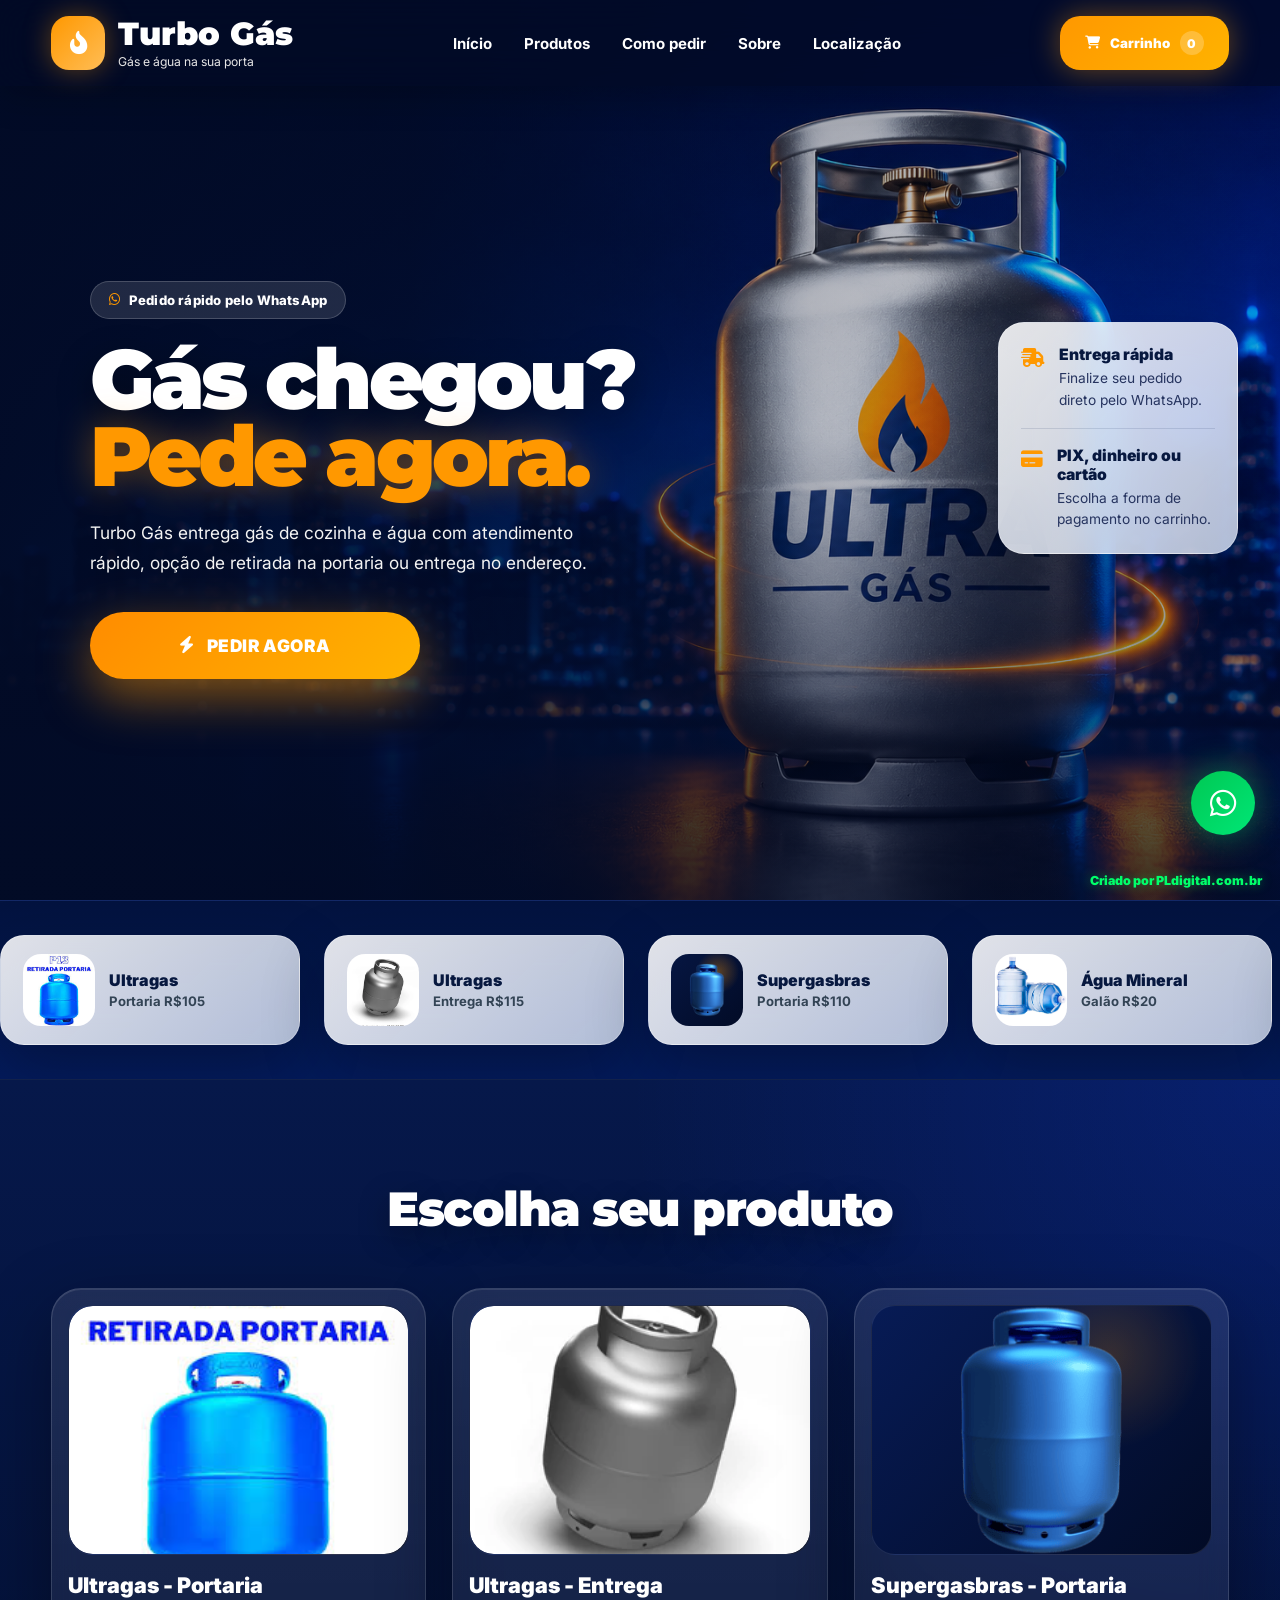
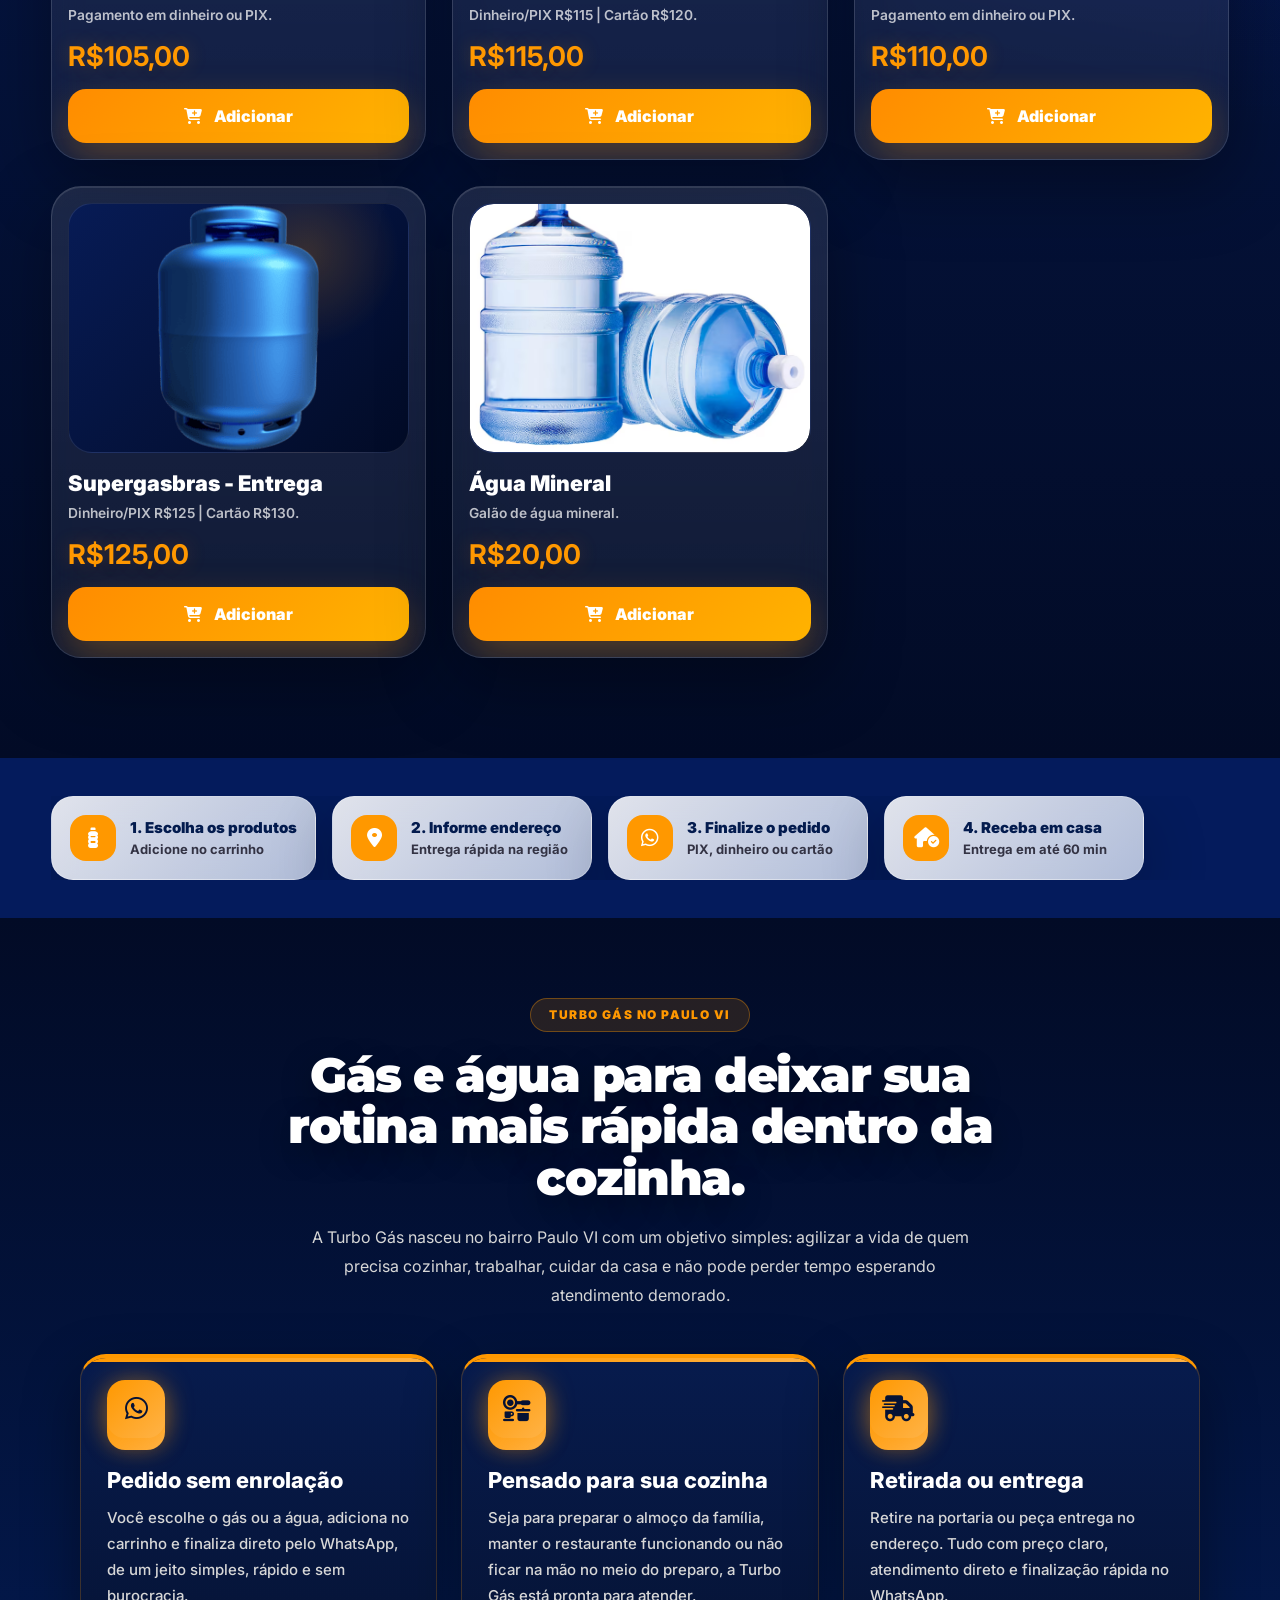
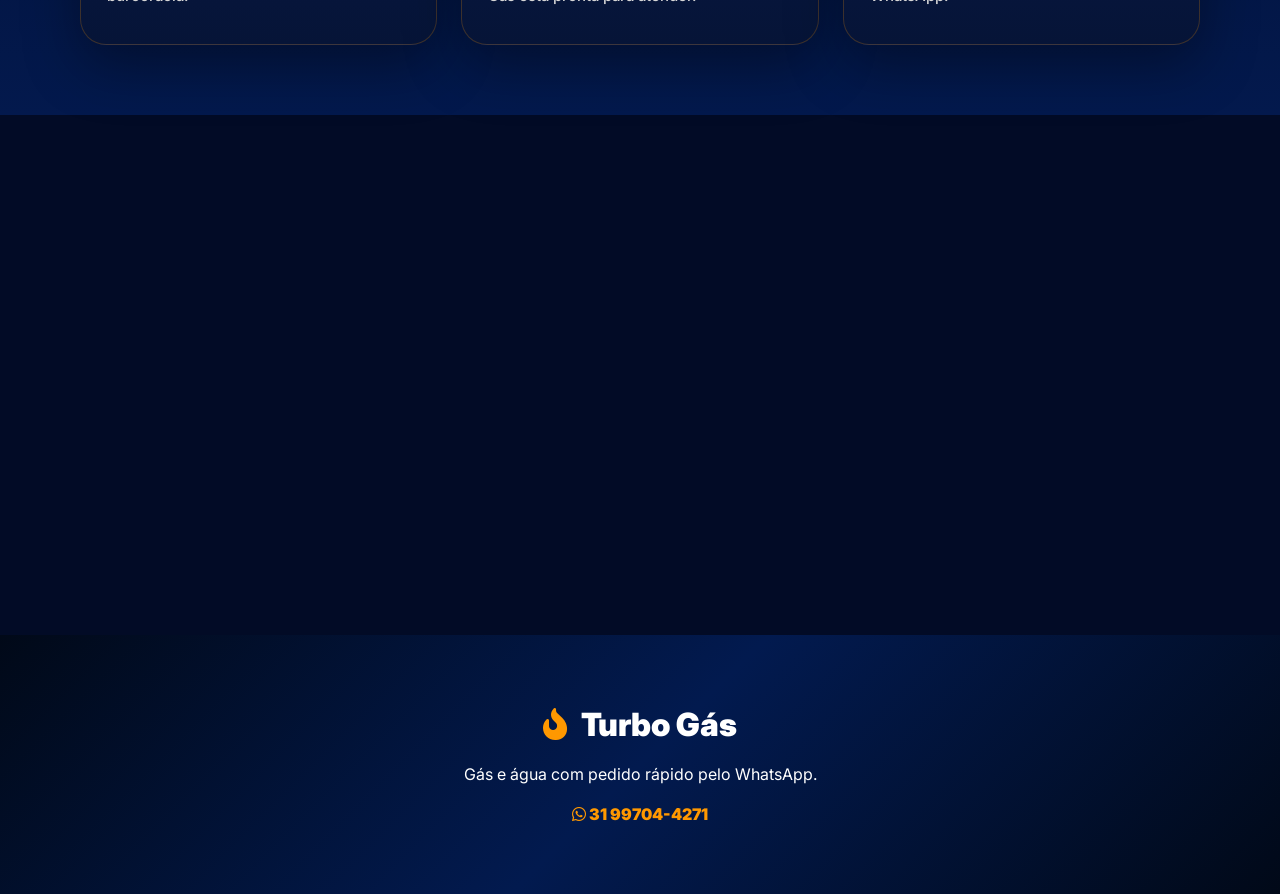
<file: index.html>
<!DOCTYPE html>
<html lang="pt-BR">
<head>
<meta charset="UTF-8">
<meta name="viewport" content="width=device-width, initial-scale=1.0">

<title>Turbo Gás | Entrega Rápida de Gás e Água</title>
<meta name="description" content="Turbo Gás - Peça gás de cozinha e água pelo WhatsApp. Entrega rápida, retirada na portaria, pagamento em PIX, dinheiro ou cartão.">

<link rel="preconnect" href="https://fonts.googleapis.com">
<link rel="preconnect" href="https://fonts.gstatic.com" crossorigin>
<link href="https://fonts.googleapis.com/css2?family=Inter:wght@300;400;500;600;700;800;900&family=Montserrat:wght@700;800;900&display=swap" rel="stylesheet">

<link rel="stylesheet" href="https://cdnjs.cloudflare.com/ajax/libs/font-awesome/6.5.1/css/all.min.css">
<link rel="stylesheet" href="./css/style.css">

<style>
.hero{
  position:relative;
  overflow:hidden;
}

.hero::before{
  display:none !important;
}

.hero-slide{
  position:absolute;
  inset:0;
  background-size:cover;
  background-position:center;
  background-repeat:no-repeat;
  opacity:0;
  transform:scale(1.04);
  transition:opacity 1.2s ease, transform 6s ease;
  z-index:0;
}

.hero-slide.active{
  opacity:1;
  transform:scale(1);
}

.hero::after{
  content:"";
  position:absolute;
  inset:0;
  background:linear-gradient(90deg,rgba(2,11,38,.92) 0%,rgba(2,11,38,.70) 36%,rgba(2,11,38,.25) 70%,rgba(2,11,38,.08) 100%);
  z-index:1;
  pointer-events:none;
}

.hero-grid,
.delivery-card{
  position:relative;
  z-index:2;
}

.toast{
  position:fixed;
  left:50%;
  top:92px;
  transform:translateX(-50%) translateY(-20px);
  background:linear-gradient(135deg,#00c853,#00e676);
  color:#fff;
  padding:14px 22px;
  border-radius:999px;
  font-weight:900;
  z-index:10000;
  opacity:0;
  pointer-events:none;
  box-shadow:0 14px 40px rgba(0,200,83,.35);
  transition:.35s;
}

.toast.show{
  opacity:1;
  transform:translateX(-50%) translateY(0);
}

.hidden{
  display:none !important;
}

/* SOBRE PREMIUM */
.sobre{
  padding:100px 0 80px;
  background:
  radial-gradient(circle at top left, rgba(255,152,0,.12), transparent 34%),
  linear-gradient(180deg,#020b26 0%,#04164a 100%);
}

.sobre-title{
  text-align:center;
  max-width:860px;
  margin:0 auto 45px;
}

.sobre-title span{
  display:inline-block;
  padding:10px 18px;
  border-radius:999px;
  background:rgba(255,152,0,.12);
  border:1px solid rgba(255,152,0,.25);
  color:#ff9800;
  font-size:12px;
  font-weight:900;
  letter-spacing:.16em;
  margin-bottom:18px;
}

.sobre-title h2{
  font-size:clamp(32px,5vw,56px);
  line-height:1.05;
  font-weight:900;
  color:#fff;
  margin-bottom:22px;
}

.sobre-title p{
  font-size:17px;
  line-height:1.9;
  color:#d7d7d7;
  max-width:760px;
  margin:auto;
}

.sobre-grid{
  display:grid;
  grid-template-columns:repeat(3,1fr);
  gap:26px;
  margin-top:20px;
}

.sobre-card{
  position:relative;
  overflow:hidden;
  padding:38px 30px;
  border-radius:30px;
  background:linear-gradient(145deg,rgba(255,255,255,.10),rgba(255,255,255,.04));
  border:1px solid rgba(255,255,255,.10);
  box-shadow:0 25px 60px rgba(0,0,0,.32);
  backdrop-filter:blur(10px);
  transition:.35s;
}

.sobre-card:hover{
  transform:translateY(-8px);
  border-color:rgba(255,152,0,.35);
}

.sobre-card.destaque{
  border-color:rgba(255,152,0,.25);
  box-shadow:0 25px 70px rgba(255,152,0,.14);
}

.sobre-icon{
  width:68px;
  height:68px;
  display:flex;
  align-items:center;
  justify-content:center;
  border-radius:22px;
  margin-bottom:24px;
  background:linear-gradient(135deg,#ff9800,#ffb347);
  color:#04164a;
  font-size:28px;
  box-shadow:0 0 30px rgba(255,152,0,.35);
}

.sobre-card h3{
  font-size:25px;
  font-weight:800;
  color:#fff;
  margin-bottom:16px;
}

.sobre-card p{
  font-size:15px;
  line-height:1.9;
  color:#d7d7d7;
}

@media(max-width:768px){
  .hero-slide{
    background-position:center top;
  }

  .hero::after{
    background:linear-gradient(180deg,rgba(2,11,38,.92) 0%,rgba(2,11,38,.70) 45%,rgba(2,11,38,.28) 100%);
  }

  .hero-content{
    padding-top:90px;
  }

  .sobre{
    padding:70px 0 50px;
  }

  .sobre-grid{
    grid-template-columns:1fr;
  }

  .sobre-title h2{
    font-size:36px;
  }

  .sobre-card{
    padding:32px 24px;
  }
}
</style>
</head>

<body>

<header class="header" id="header">
  <div class="container nav-container">

    <a href="#" class="logo">
      <div class="logo-icon">
        <i class="fa-solid fa-fire-flame-curved"></i>
      </div>
      <div class="logo-text">
        <h2>Turbo Gás</h2>
        <p>Gás e água na sua porta</p>
      </div>
    </a>

    <nav class="navbar" id="navbar">
      <a href="#inicio">Início</a>
      <a href="#produtos">Produtos</a>
      <a href="#como-funciona">Como pedir</a>
      <a href="#sobre">Sobre</a>
      <a href="#localizacao">Localização</a>
    </nav>

    <button class="cart-btn" onclick="openCart()">
      <i class="fa-solid fa-cart-shopping"></i>
      Carrinho
      <span id="cartCount">0</span>
    </button>

    <div class="menu-mobile" onclick="toggleMenu()">
      <i class="fa-solid fa-bars"></i>
    </div>

  </div>
</header>

<main>

<section class="hero" id="inicio">

  <div class="hero-slide active" style="background-image:url('./imagem/hero1.jpg');"></div>
  <div class="hero-slide" style="background-image:url('./imagem/hero2.png');"></div>
  <div class="hero-slide" style="background-image:url('./imagem/hero3.webp');"></div>

  <div class="container hero-grid">
    <div class="hero-content fade-up">
      <div class="hero-badge">
        <i class="fa-brands fa-whatsapp"></i>
        Pedido rápido pelo WhatsApp
      </div>

      <h1>Gás chegou? <span>Pede agora.</span></h1>

      <p>
        Turbo Gás entrega gás de cozinha e água com atendimento rápido,
        opção de retirada na portaria ou entrega no endereço.
      </p>

      <div class="hero-buttons">
        <button class="hero-main-btn" onclick="scrollToProducts()">
          <i class="fa-solid fa-bolt"></i>
          PEDIR AGORA
        </button>
      </div>
    </div>
  </div>

  <div class="delivery-card">
    <div class="delivery-item">
      <i class="fa-solid fa-truck-fast"></i>
      <div>
        <h4>Entrega rápida</h4>
        <p>Finalize seu pedido direto pelo WhatsApp.</p>
      </div>
    </div>

    <div class="divider"></div>

    <div class="delivery-item">
      <i class="fa-solid fa-credit-card"></i>
      <div>
        <h4>PIX, dinheiro ou cartão</h4>
        <p>Escolha a forma de pagamento no carrinho.</p>
      </div>
    </div>
  </div>
</section>

<section class="gas-slider">
  <div class="slider-track">

    <div class="mini-gas-card">
      <img src="./imagem/gasportaria.png" alt="Gás portaria">
      <div class="mini-info">
        <h4>Ultragas</h4>
        <span>Portaria R$105</span>
      </div>
    </div>

    <div class="mini-gas-card">
      <img src="./imagem/gas115.png" alt="Gás entrega">
      <div class="mini-info">
        <h4>Ultragas</h4>
        <span>Entrega R$115</span>
      </div>
    </div>

    <div class="mini-gas-card">
      <img src="./imagem/gas.png" alt="Supergasbras">
      <div class="mini-info">
        <h4>Supergasbras</h4>
        <span>Portaria R$110</span>
      </div>
    </div>

    <div class="mini-gas-card">
      <img src="./imagem/agua.png" alt="Água mineral">
      <div class="mini-info">
        <h4>Água Mineral</h4>
        <span>Galão R$20</span>
      </div>
    </div>

    <div class="mini-gas-card">
      <img src="./imagem/gasportaria.png" alt="Gás portaria">
      <div class="mini-info">
        <h4>Ultragas</h4>
        <span>Portaria R$105</span>
      </div>
    </div>

    <div class="mini-gas-card">
      <img src="./imagem/gas115.png" alt="Gás entrega">
      <div class="mini-info">
        <h4>Entrega rápida</h4>
        <span>Finalização no WhatsApp</span>
      </div>
    </div>

  </div>
</section>

<section class="products" id="produtos">
  <div class="container">

    <div class="section-header">
      <h2>Escolha seu produto</h2>
    </div>

    <div class="products-grid">

      <article class="product-card">
        <div class="product-image">
          <img src="./imagem/gasportaria.png" alt="Ultragas portaria">
        </div>
        <div class="product-content">
          <h3>Ultragas - Portaria</h3>
          <p>Pagamento em dinheiro ou PIX.</p>
          <h2>R$105,00</h2>
          <button class="btn-product" onclick="addToCart('Ultragas - Retirada na portaria',105)">
            <i class="fa-solid fa-cart-plus"></i>
            Adicionar
          </button>
        </div>
      </article>

      <article class="product-card">
        <div class="product-image">
          <img src="./imagem/gas115.png" alt="Ultragas entrega">
        </div>
        <div class="product-content">
          <h3>Ultragas - Entrega</h3>
          <p>Dinheiro/PIX R$115 | Cartão R$120.</p>
          <h2>R$115,00</h2>
          <button class="btn-product" onclick="addToCart('Ultragas - Entrega',115)">
            <i class="fa-solid fa-cart-plus"></i>
            Adicionar
          </button>
        </div>
      </article>

      <article class="product-card">
        <div class="product-image">
          <img src="./imagem/gas.png" alt="Supergasbras portaria">
        </div>
        <div class="product-content">
          <h3>Supergasbras - Portaria</h3>
          <p>Pagamento em dinheiro ou PIX.</p>
          <h2>R$110,00</h2>
          <button class="btn-product" onclick="addToCart('Supergasbras - Retirada na portaria',110)">
            <i class="fa-solid fa-cart-plus"></i>
            Adicionar
          </button>
        </div>
      </article>

      <article class="product-card">
        <div class="product-image">
          <img src="./imagem/gas.png" alt="Supergasbras entrega">
        </div>
        <div class="product-content">
          <h3>Supergasbras - Entrega</h3>
          <p>Dinheiro/PIX R$125 | Cartão R$130.</p>
          <h2>R$125,00</h2>
          <button class="btn-product" onclick="addToCart('Supergasbras - Entrega',125)">
            <i class="fa-solid fa-cart-plus"></i>
            Adicionar
          </button>
        </div>
      </article>

      <article class="product-card">
        <div class="product-image">
          <img src="./imagem/agua.png" alt="Água mineral">
        </div>
        <div class="product-content">
          <h3>Água Mineral</h3>
          <p>Galão de água mineral.</p>
          <h2>R$20,00</h2>
          <button class="btn-product" onclick="addToCart('Água Mineral',20)">
            <i class="fa-solid fa-cart-plus"></i>
            Adicionar
          </button>
        </div>
      </article>

    </div>
  </div>
</section>

<section class="info-bar" id="como-funciona">
  <div class="container">
    <div class="info-grid">

      <div class="info-item">
        <i class="fa-solid fa-bottle-water"></i>
        <div>
          <h4>1. Escolha os produtos</h4>
          <p>Adicione no carrinho</p>
        </div>
      </div>

      <div class="info-item">
        <i class="fa-solid fa-location-dot"></i>
        <div>
          <h4>2. Informe endereço</h4>
          <p>Entrega rápida na região</p>
        </div>
      </div>

      <div class="info-item">
        <i class="fa-brands fa-whatsapp"></i>
        <div>
          <h4>3. Finalize o pedido</h4>
          <p>PIX, dinheiro ou cartão</p>
        </div>
      </div>

      <div class="info-item">
        <i class="fa-solid fa-house-circle-check"></i>
        <div>
          <h4>4. Receba em casa</h4>
          <p>Entrega em até 60 min</p>
        </div>
      </div>

    </div>
  </div>
</section>

<section class="sobre" id="sobre">
  <div class="container">

    <div class="section-header sobre-title">
      <span>TURBO GÁS NO PAULO VI</span>

      <h2>
        Gás e água para deixar sua rotina
        mais rápida dentro da cozinha.
      </h2>

      <p>
        A Turbo Gás nasceu no bairro Paulo VI com um objetivo simples:
        agilizar a vida de quem precisa cozinhar, trabalhar,
        cuidar da casa e não pode perder tempo esperando atendimento demorado.
      </p>
    </div>

    <div class="sobre-grid">

      <div class="sobre-card">
        <div class="sobre-icon">
          <i class="fa-brands fa-whatsapp"></i>
        </div>

        <h3>Pedido sem enrolação</h3>

        <p>
          Você escolhe o gás ou a água, adiciona no carrinho
          e finaliza direto pelo WhatsApp,
          de um jeito simples, rápido e sem burocracia.
        </p>
      </div>

      <div class="sobre-card destaque">
        <div class="sobre-icon">
          <i class="fa-solid fa-kitchen-set"></i>
        </div>

        <h3>Pensado para sua cozinha</h3>

        <p>
          Seja para preparar o almoço da família,
          manter o restaurante funcionando
          ou não ficar na mão no meio do preparo,
          a Turbo Gás está pronta para atender.
        </p>
      </div>

      <div class="sobre-card">
        <div class="sobre-icon">
          <i class="fa-solid fa-truck-fast"></i>
        </div>

        <h3>Retirada ou entrega</h3>

        <p>
          Retire na portaria ou peça entrega no endereço.
          Tudo com preço claro, atendimento direto
          e finalização rápida no WhatsApp.
        </p>
      </div>

    </div>

  </div>
</section>

<section class="maps" id="localizacao">
  <iframe 
    src="https://www.google.com/maps?q=Belo%20Horizonte%20MG&output=embed"
    loading="lazy"
    referrerpolicy="no-referrer-when-downgrade">
  </iframe>
</section>

</main>

<div class="cart-modal" id="cartModal">
  <div class="cart-content">

    <div class="cart-header">
      <h2>Seu pedido</h2>
      <button onclick="closeCart()">&times;</button>
    </div>

    <div id="cartItems"></div>

    <button class="clear-cart-btn" onclick="clearCart()">
      <i class="fa-solid fa-trash"></i>
      Esvaziar carrinho
    </button>

    <div class="delivery-options">
      <h3>Tipo de pedido</h3>

      <label>
        <input type="radio" name="deliveryType" value="Retirada na portaria" checked onchange="toggleDeliveryFields()">
        Retirada na portaria
      </label>

      <label>
        <input type="radio" name="deliveryType" value="Entrega em domicílio" onchange="toggleDeliveryFields()">
        Entrega em domicílio
      </label>

      <p class="delivery-info">
        Para retirada na portaria, preencha apenas nome e telefone.
        Para entrega, informe o endereço completo.
      </p>
    </div>

    <input type="text" id="customerName" placeholder="Seu nome">
    <input type="tel" id="customerPhone" placeholder="Seu telefone">

    <div class="delivery-fields hidden" id="deliveryFields">
      <input type="text" id="customerAddress" placeholder="Endereço completo">
      <input type="text" id="customerReference" placeholder="Ponto de referência">
    </div>

    <div class="delivery-options">
      <h3>Pagamento</h3>

      <label>
        <input type="radio" name="payment" value="PIX" checked>
        PIX
      </label>

      <label>
        <input type="radio" name="payment" value="Dinheiro">
        Dinheiro
      </label>

      <label>
        <input type="radio" name="payment" value="Cartão">
        Cartão
      </label>
    </div>

    <textarea id="customerObs" rows="3" placeholder="Observação do pedido"></textarea>

    <button class="modal-btn" onclick="sendOrder()">
      <i class="fa-brands fa-whatsapp"></i>
      Finalizar no WhatsApp
    </button>

  </div>
</div>

<a class="floating-whatsapp" href="https://wa.me/5531997044271" target="_blank" aria-label="Chamar no WhatsApp">
  <i class="fa-brands fa-whatsapp"></i>
</a>

<div class="pl-credit">
  Criado por PLdigital.com.br
</div>

<div class="toast" id="toast">Item adicionado ao carrinho</div>

<footer class="footer">
  <div class="footer-content">
    <div class="footer-logo">
      <i class="fa-solid fa-fire-flame-curved"></i>
      <h3>Turbo Gás</h3>
    </div>

    <p>Gás e água com pedido rápido pelo WhatsApp.</p>

    <div class="footer-contact">
      <a href="https://wa.me/5531997044271" target="_blank">
        <i class="fa-brands fa-whatsapp"></i>
        31 99704-4271
      </a>
    </div>
  </div>
</footer>

<script>
const WHATSAPP_NUMBER = "5531997044271";

let cart = [];

function toggleMenu(){
  document.getElementById("navbar").classList.toggle("active");
}

window.addEventListener("scroll", () => {
  const header = document.getElementById("header");

  if(window.scrollY > 30){
    header.classList.add("scrolled");
  }else{
    header.classList.remove("scrolled");
  }
});

function scrollToProducts(){
  document.getElementById("produtos").scrollIntoView({ behavior:"smooth" });
}

function startHeroSlider(){
  const slides = document.querySelectorAll(".hero-slide");
  let current = 0;

  if(!slides.length) return;

  setInterval(() => {
    slides[current].classList.remove("active");
    current = (current + 1) % slides.length;
    slides[current].classList.add("active");
  }, 4200);
}

function showToast(){
  const toast = document.getElementById("toast");
  toast.classList.add("show");

  setTimeout(() => {
    toast.classList.remove("show");
  }, 1800);
}

function addToCart(name, price){
  const existing = cart.find(item => item.name === name);

  if(existing){
    existing.qty++;
  }else{
    cart.push({
      name,
      price,
      qty:1
    });
  }

  updateCart();
  showToast();
}

function updateCart(){
  const cartItems = document.getElementById("cartItems");
  const cartCount = document.getElementById("cartCount");

  const totalQty = cart.reduce((sum,item) => sum + item.qty, 0);
  cartCount.textContent = totalQty;

  if(cart.length === 0){
    cartItems.innerHTML = "<p>Seu carrinho está vazio.</p>";
    return;
  }

  let html = "";
  let total = 0;

  cart.forEach((item, index) => {
    const subtotal = item.price * item.qty;
    total += subtotal;

    html += `
      <div class="cart-item">
        <div>
          <strong>${item.name}</strong><br>
          <small>${item.qty}x R$${item.price.toFixed(2).replace(".", ",")}</small>
        </div>

        <div>
          <strong>R$${subtotal.toFixed(2).replace(".", ",")}</strong><br>
          <button onclick="removeItem(${index})" style="background:none;color:#d80000;font-weight:900;margin-top:6px;">
            Remover
          </button>
        </div>
      </div>
    `;
  });

  html += `
    <div class="cart-item">
      <strong>Total</strong>
      <strong>R$${total.toFixed(2).replace(".", ",")}</strong>
    </div>
  `;

  cartItems.innerHTML = html;
}

function removeItem(index){
  cart.splice(index,1);
  updateCart();
}

function clearCart(){
  cart = [];
  updateCart();
}

function openCart(){
  updateCart();
  document.getElementById("cartModal").style.display = "flex";
}

function closeCart(){
  document.getElementById("cartModal").style.display = "none";
}

function toggleDeliveryFields(){
  const type = document.querySelector('input[name="deliveryType"]:checked').value;
  const fields = document.getElementById("deliveryFields");

  if(type === "Entrega em domicílio"){
    fields.classList.remove("hidden");
  }else{
    fields.classList.add("hidden");
  }
}

function sendOrder(){
  if(cart.length === 0){
    alert("Adicione pelo menos um item no carrinho.");
    return;
  }

  const name = document.getElementById("customerName").value.trim();
  const phone = document.getElementById("customerPhone").value.trim();
  const address = document.getElementById("customerAddress").value.trim();
  const reference = document.getElementById("customerReference").value.trim();
  const obs = document.getElementById("customerObs").value.trim();

  const deliveryType = document.querySelector('input[name="deliveryType"]:checked').value;
  const payment = document.querySelector('input[name="payment"]:checked').value;

  if(!name || !phone){
    alert("Preencha nome e telefone.");
    return;
  }

  if(deliveryType === "Entrega em domicílio" && !address){
    alert("Para entrega, informe o endereço completo.");
    return;
  }

  let total = 0;
  let message = "Olá, quero fazer um pedido na Turbo Gás:%0A%0A";

  cart.forEach(item => {
    const subtotal = item.price * item.qty;
    total += subtotal;
    message += `• ${item.qty}x ${item.name} - R$${subtotal.toFixed(2).replace(".", ",")}%0A`;
  });

  message += `%0ATotal: R$${total.toFixed(2).replace(".", ",")}%0A`;
  message += `%0ATipo de pedido: ${deliveryType}`;
  message += `%0APagamento: ${payment}`;
  message += `%0ANome: ${name}`;
  message += `%0ATelefone: ${phone}`;

  if(deliveryType === "Entrega em domicílio"){
    message += `%0AEndereço: ${address}`;

    if(reference){
      message += `%0AReferência: ${reference}`;
    }
  }

  if(obs){
    message += `%0AObservação: ${obs}`;
  }

  window.open(`https://wa.me/${WHATSAPP_NUMBER}?text=${message}`, "_blank");
}

document.addEventListener("click", function(e){
  const navbar = document.getElementById("navbar");
  const menu = document.querySelector(".menu-mobile");

  if(navbar.classList.contains("active") && !navbar.contains(e.target) && !menu.contains(e.target)){
    navbar.classList.remove("active");
  }
});

startHeroSlider();
toggleDeliveryFields();
updateCart();
</script>

</body>
</html>
</file>
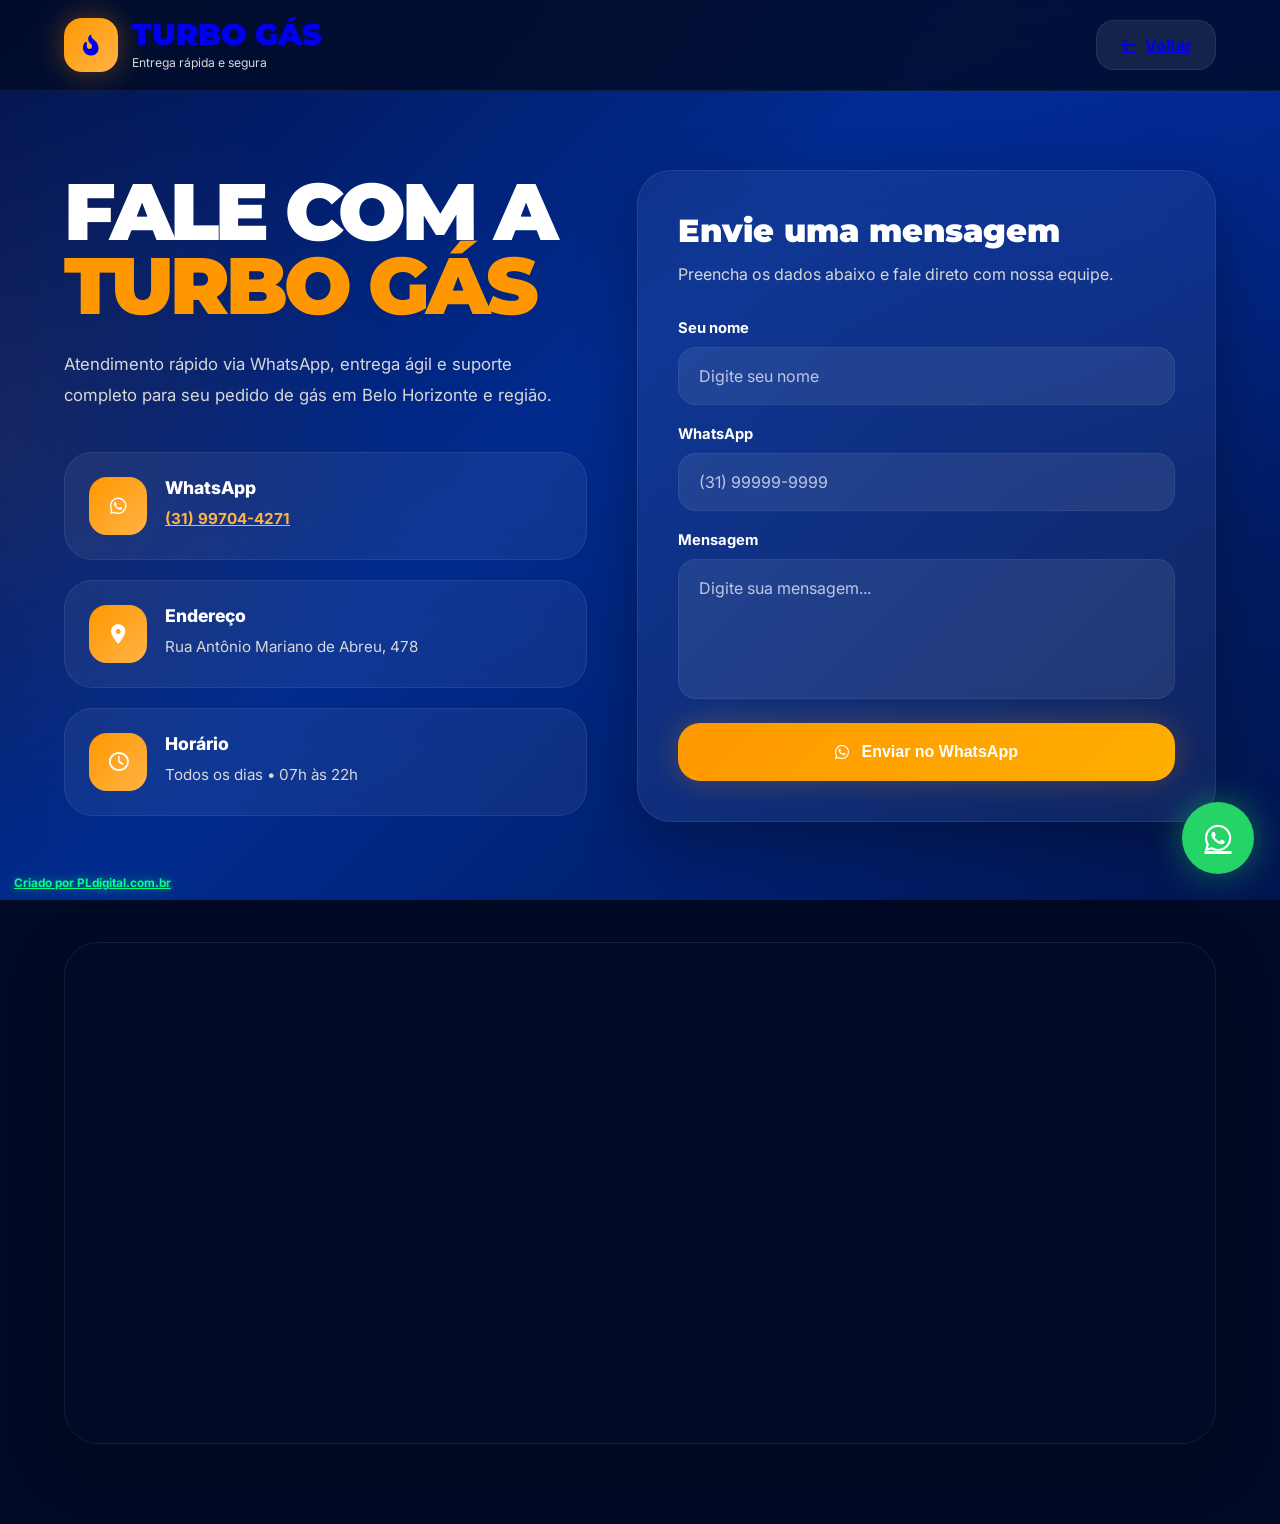
<file: pages/contato.html>
<!DOCTYPE html>
<html lang="pt-BR">

<head>

<meta charset="UTF-8">
<meta name="viewport" content="width=device-width, initial-scale=1.0">

<title>Contato | Turbo Gás</title>

<meta
name="description"
content="Entre em contato com a Turbo Gás. Atendimento rápido via WhatsApp e entrega em Belo Horizonte e região.">

<!-- GOOGLE FONTS -->

<link rel="preconnect" href="https://fonts.googleapis.com">

<link rel="preconnect"
href="https://fonts.gstatic.com"
crossorigin>

<link
href="https://fonts.googleapis.com/css2?family=Inter:wght@300;400;500;600;700;800&family=Montserrat:wght@400;500;600;700;800;900&display=swap"
rel="stylesheet">

<!-- FONT AWESOME -->

<link
rel="stylesheet"
href="https://cdnjs.cloudflare.com/ajax/libs/font-awesome/6.5.1/css/all.min.css"/>

<style>

/* =========================================
RESET
========================================= */

*{
margin:0;
padding:0;
box-sizing:border-box;
scroll-behavior:smooth;
}

html,
body{
overflow-x:hidden;
width:100%;
}

body{
font-family:'Inter',sans-serif;
background:#020b26;
color:#fff;
}

/* =========================================
BACKGROUND
========================================= */

body::before{
content:'';

position:fixed;
inset:0;

background:
radial-gradient(circle at top right,
rgba(15,63,255,.20),
transparent 35%),

radial-gradient(circle at left,
rgba(255,140,0,.08),
transparent 30%),

linear-gradient(
135deg,
#02134d 0%,
#002b8f 45%,
#00154f 100%
);

z-index:-2;
}

/* =========================================
CONTAINER
========================================= */

.container{
width:100%;
max-width:1380px;
margin:auto;
padding:0 5%;
}

/* =========================================
HEADER
========================================= */

.header{
position:fixed;
top:0;
left:0;
width:100%;

z-index:999;

padding:18px 0;

background:rgba(2,11,38,.82);

backdrop-filter:blur(18px);

border-bottom:
1px solid rgba(255,255,255,.06);
}

.nav-container{
display:flex;
align-items:center;
justify-content:space-between;
gap:20px;
}

.logo{
display:flex;
align-items:center;
gap:14px;
text-decoration:none;
}

.logo-icon{
width:54px;
height:54px;

border-radius:18px;

display:flex;
align-items:center;
justify-content:center;

background:
linear-gradient(
135deg,
#ff9800,
#ffb347
);

font-size:1.3rem;

box-shadow:
0 0 30px rgba(255,152,0,.35);
}

.logo-text h2{
font-size:1.9rem;
font-weight:900;
font-family:'Montserrat',sans-serif;
line-height:1;
}

.logo-text p{
font-size:.76rem;
margin-top:4px;
color:#d7d7d7;
}

.back-btn{
display:flex;
align-items:center;
gap:10px;

padding:14px 24px;

border-radius:18px;

background:rgba(255,255,255,.08);

border:1px solid rgba(255,255,255,.08);

font-weight:700;

transition:.35s;
}

.back-btn:hover{
transform:translateY(-4px);

border-color:#ff9800;
}

/* =========================================
HERO
========================================= */

.contact-hero{
padding:
170px
0
90px;
}

.contact-grid{
display:grid;
grid-template-columns:
0.95fr
1.05fr;

gap:50px;
align-items:center;
}

/* =========================================
LEFT
========================================= */

.contact-content h1{
font-size:5rem;
line-height:.92;
font-weight:900;

letter-spacing:-4px;

font-family:'Montserrat',sans-serif;

margin-bottom:26px;
}

.contact-content h1 span{
display:block;
color:#ff9800;
}

.contact-content p{
font-size:1.05rem;
line-height:1.9;
color:#d7d7d7;

max-width:580px;

margin-bottom:40px;
}

/* =========================================
CARDS
========================================= */

.contact-cards{
display:flex;
flex-direction:column;
gap:20px;
}

.contact-card{
display:flex;
align-items:flex-start;
gap:18px;

padding:24px;

border-radius:28px;

background:rgba(255,255,255,.06);

border:1px solid rgba(255,255,255,.08);

backdrop-filter:blur(16px);

transition:.35s;
}

.contact-card:hover{
transform:translateY(-6px);

border-color:#ff9800;

box-shadow:
0 0 35px rgba(0,76,255,.18);
}

.contact-card i{
width:58px;
height:58px;

border-radius:18px;

display:flex;
align-items:center;
justify-content:center;

background:
linear-gradient(
135deg,
#ff9800,
#ffb347
);

font-size:1.2rem;

flex-shrink:0;
}

.contact-card h3{
font-size:1.1rem;
margin-bottom:8px;
font-weight:800;
}

.contact-card p{
margin:0;
font-size:.95rem;
line-height:1.7;
color:#d7d7d7;
}

.contact-card a{
color:#ffb347;
font-weight:700;
}

/* =========================================
RIGHT
========================================= */

.contact-form-area{
position:relative;
}

.contact-box{
padding:40px;

border-radius:34px;

background:rgba(255,255,255,.06);

border:1px solid rgba(255,255,255,.08);

backdrop-filter:blur(18px);

box-shadow:
0 20px 60px rgba(0,0,0,.30);
}

.contact-box h2{
font-size:2rem;
font-weight:900;

margin-bottom:10px;

font-family:'Montserrat',sans-serif;
}

.contact-box p{
color:#d7d7d7;
line-height:1.8;

margin-bottom:30px;
}

/* =========================================
FORM
========================================= */

.form-group{
margin-bottom:20px;
}

.form-group label{
display:block;
margin-bottom:10px;

font-size:.92rem;
font-weight:700;
}

.form-group input,
.form-group textarea{
width:100%;

border:none;
outline:none;

padding:18px 20px;

border-radius:18px;

background:rgba(255,255,255,.08);

border:1px solid rgba(255,255,255,.06);

font-family:'Inter',sans-serif;

font-size:1rem;
color:#fff;

transition:.35s;
}

.form-group input:focus,
.form-group textarea:focus{
border-color:#ff9800;

box-shadow:
0 0 20px rgba(255,152,0,.16);
}

.form-group textarea{
min-height:140px;
resize:none;
}

.form-group input::placeholder,
.form-group textarea::placeholder{
color:#bfc7df;
}

/* =========================================
BUTTON
========================================= */

.contact-btn{
width:100%;

display:flex;
align-items:center;
justify-content:center;
gap:12px;

border:none;
cursor:pointer;

padding:20px;

border-radius:22px;

background:
linear-gradient(
135deg,
#ff9800,
#ffae00
);

color:#fff;

font-size:1rem;
font-weight:800;

transition:.35s;

box-shadow:
0 0 30px rgba(255,152,0,.25);
}

.contact-btn:hover{
transform:translateY(-4px);
}

/* =========================================
MAPS
========================================= */

.maps{
padding:30px 0 80px;
}

.maps-box{
overflow:hidden;

border-radius:34px;

border:1px solid rgba(255,255,255,.08);

box-shadow:
0 20px 60px rgba(0,0,0,.25);
}

.maps iframe{
width:100%;
height:500px;
border:none;
display:block;
}

/* =========================================
WHATSAPP FLOAT
========================================= */

.floating-whatsapp{
position:fixed;

right:26px;
bottom:26px;

width:72px;
height:72px;

border-radius:50%;

background:#25d366;

display:flex;
align-items:center;
justify-content:center;

font-size:1.9rem;
color:#fff;

z-index:999;

box-shadow:
0 0 35px rgba(37,211,102,.45);

animation:pulse 2s infinite;
}

@keyframes pulse{

0%{
transform:scale(1);
}

50%{
transform:scale(1.08);
}

100%{
transform:scale(1);
}

}

/* =========================================
PL CREDIT
========================================= */

.pl-credit{
position:fixed;

left:14px;
bottom:10px;

font-size:.74rem;
font-weight:700;

color:#00ff88;

z-index:999;

text-shadow:
0 0 10px rgba(0,255,136,.55);
}

/* =========================================
RESPONSIVO
========================================= */

@media(max-width:1100px){

.contact-grid{
grid-template-columns:1fr;
}

.contact-content{
text-align:center;
}

.contact-content p{
margin:auto auto 40px;
}

}

@media(max-width:768px){

.contact-hero{
padding-top:140px;
}

.contact-content h1{
font-size:3.2rem;
letter-spacing:-2px;
}

.contact-box{
padding:28px;
border-radius:28px;
}

.maps iframe{
height:360px;
}

.back-btn{
padding:12px 18px;
font-size:.88rem;
}

}

@media(max-width:520px){

.logo-text h2{
font-size:1.35rem;
}

.logo-text p{
font-size:.66rem;
}

.logo-icon{
width:48px;
height:48px;
}

.contact-content h1{
font-size:2.4rem;
letter-spacing:-1px;
}

.contact-content p{
font-size:.96rem;
}

.contact-card{
padding:20px;
border-radius:24px;
}

.contact-card i{
width:52px;
height:52px;
font-size:1rem;
}

.contact-box h2{
font-size:1.7rem;
}

.maps iframe{
height:300px;
}

.floating-whatsapp{
width:64px;
height:64px;
font-size:1.6rem;
}

}

</style>

</head>

<body>

<!-- =========================================
HEADER
========================================= -->

<header class="header">

<div class="container nav-container">

<a href="../index.html"
class="logo">

<div class="logo-icon">
<i class="fa-solid fa-fire-flame-curved"></i>
</div>

<div class="logo-text">

<h2>TURBO GÁS</h2>

<p>
Entrega rápida e segura
</p>

</div>

</a>

<a href="../index.html"
class="back-btn">

<i class="fa-solid fa-arrow-left"></i>

Voltar

</a>

</div>

</header>

<!-- =========================================
HERO
========================================= -->

<section class="contact-hero">

<div class="container contact-grid">

<!-- LEFT -->

<div class="contact-content">

<h1>

FALE COM A
<span>TURBO GÁS</span>

</h1>

<p>

Atendimento rápido via WhatsApp, entrega ágil e suporte completo para seu pedido de gás em Belo Horizonte e região.

</p>

<div class="contact-cards">

<div class="contact-card">

<i class="fa-brands fa-whatsapp"></i>

<div>

<h3>WhatsApp</h3>

<p>

<a href="https://wa.me/5531997044271">
(31) 99704-4271
</a>

</p>

</div>

</div>

<div class="contact-card">

<i class="fa-solid fa-location-dot"></i>

<div>

<h3>Endereço</h3>

<p>
Rua Antônio Mariano de Abreu, 478
</p>

</div>

</div>

<div class="contact-card">

<i class="fa-regular fa-clock"></i>

<div>

<h3>Horário</h3>

<p>
Todos os dias • 07h às 22h
</p>

</div>

</div>

</div>

</div>

<!-- RIGHT -->

<div class="contact-form-area">

<div class="contact-box">

<h2>Envie uma mensagem</h2>

<p>
Preencha os dados abaixo e fale direto com nossa equipe.
</p>

<form id="contactForm">

<div class="form-group">

<label>
Seu nome
</label>

<input
type="text"
id="nome"
placeholder="Digite seu nome"
required>

</div>

<div class="form-group">

<label>
WhatsApp
</label>

<input
type="text"
id="telefone"
placeholder="(31) 99999-9999"
required>

</div>

<div class="form-group">

<label>
Mensagem
</label>

<textarea
id="mensagem"
placeholder="Digite sua mensagem..."
required></textarea>

</div>

<button
type="submit"
class="contact-btn">

<i class="fa-brands fa-whatsapp"></i>

Enviar no WhatsApp

</button>

</form>

</div>

</div>

</div>

</section>

<!-- =========================================
MAPS
========================================= -->

<section class="maps">

<div class="container">

<div class="maps-box">

<iframe
src="https://www.google.com/maps?q=Rua%20Antônio%20Mariano%20de%20Abreu,%20478&output=embed"
loading="lazy">
</iframe>

</div>

</div>

</section>

<!-- =========================================
WHATSAPP FLOAT
========================================= -->

<a
href="https://wa.me/5531997044271"
target="_blank"
class="floating-whatsapp">

<i class="fa-brands fa-whatsapp"></i>

</a>

<!-- =========================================
PL CREDIT
========================================= -->

<a
href="https://pldigital.com.br"
target="_blank"
class="pl-credit">

Criado por PLdigital.com.br

</a>

<!-- =========================================
SCRIPT
========================================= -->

<script>

const form =
document.getElementById('contactForm');

form.addEventListener('submit', function(e){

e.preventDefault();

const nome =
document.getElementById('nome').value;

const telefone =
document.getElementById('telefone').value;

const mensagem =
document.getElementById('mensagem').value;

const texto =

`Olá, vim pelo site da Turbo Gás.%0A%0A` +

`Nome: ${nome}%0A` +

`Telefone: ${telefone}%0A%0A` +

`Mensagem:%0A${mensagem}`;

window.open(
`https://wa.me/5531997044271?text=${texto}`,
'_blank'
);

});

</script>

</body>
</html>
</file>
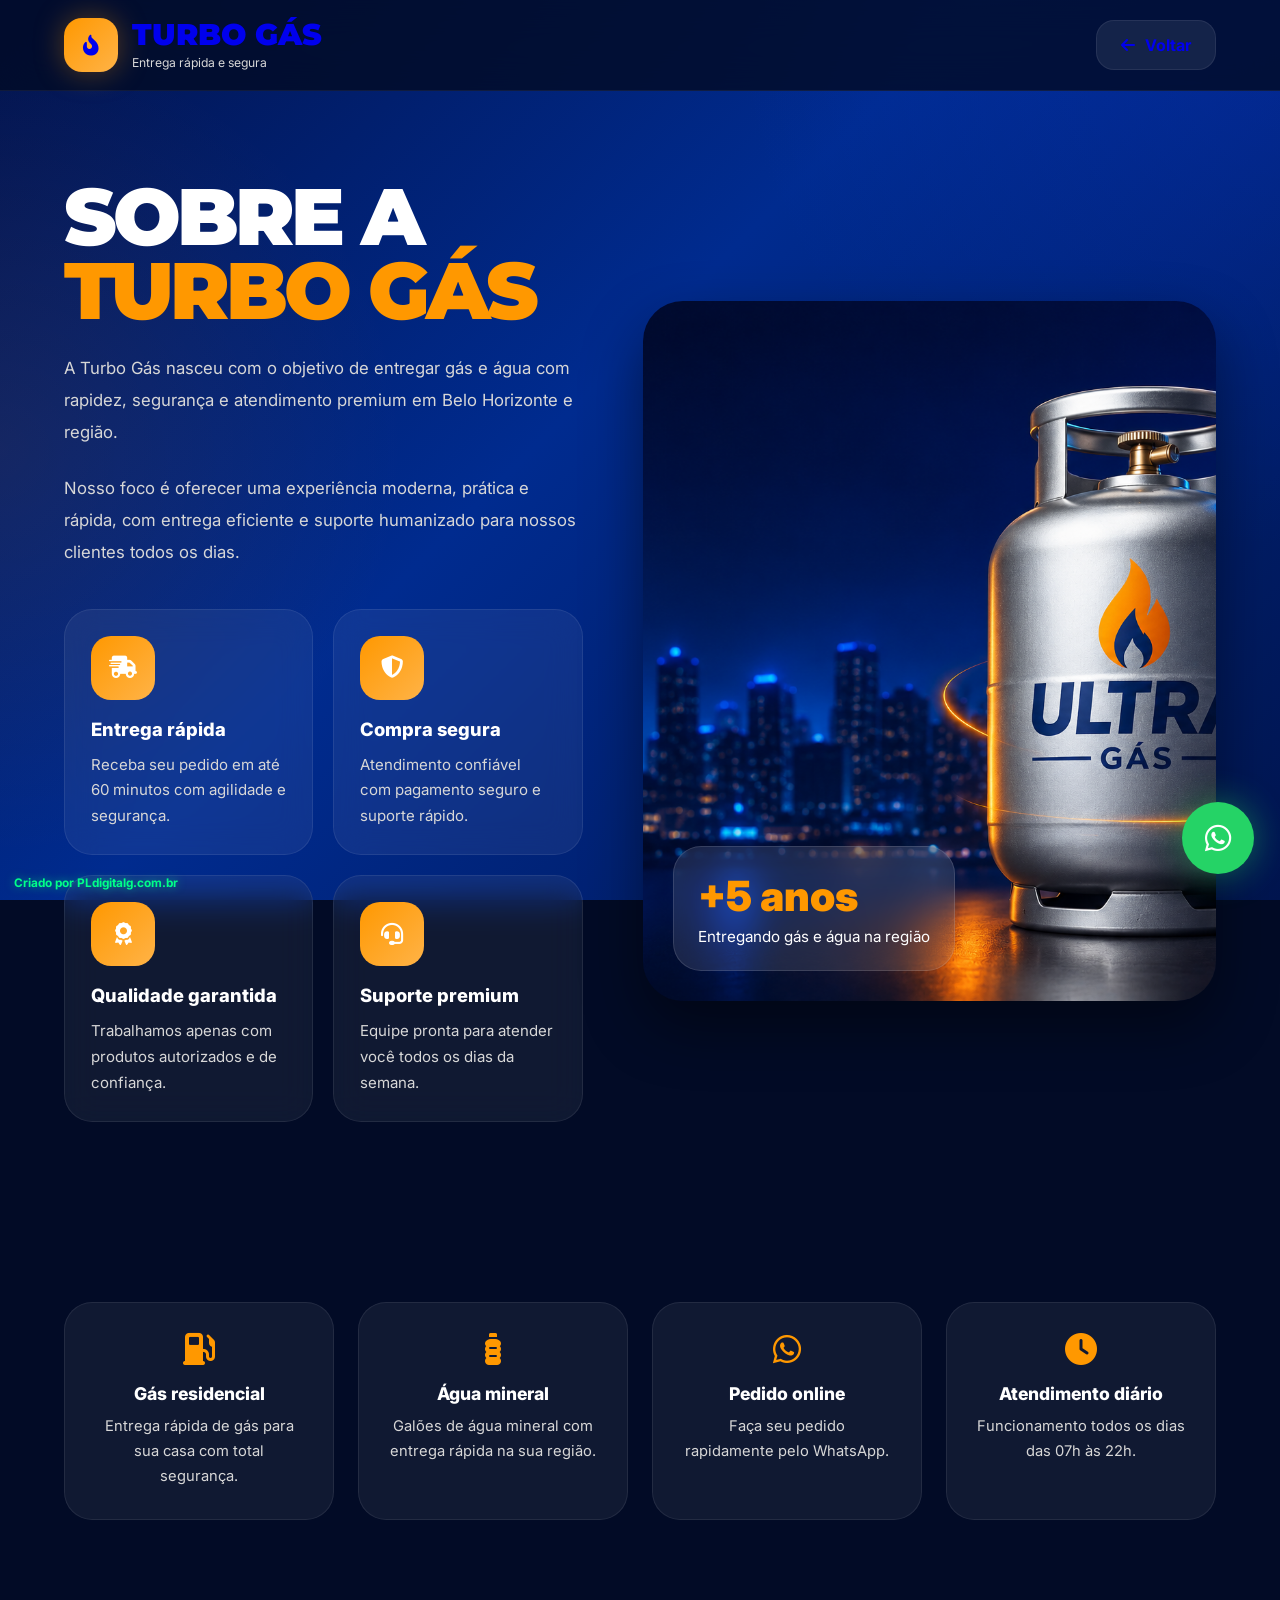
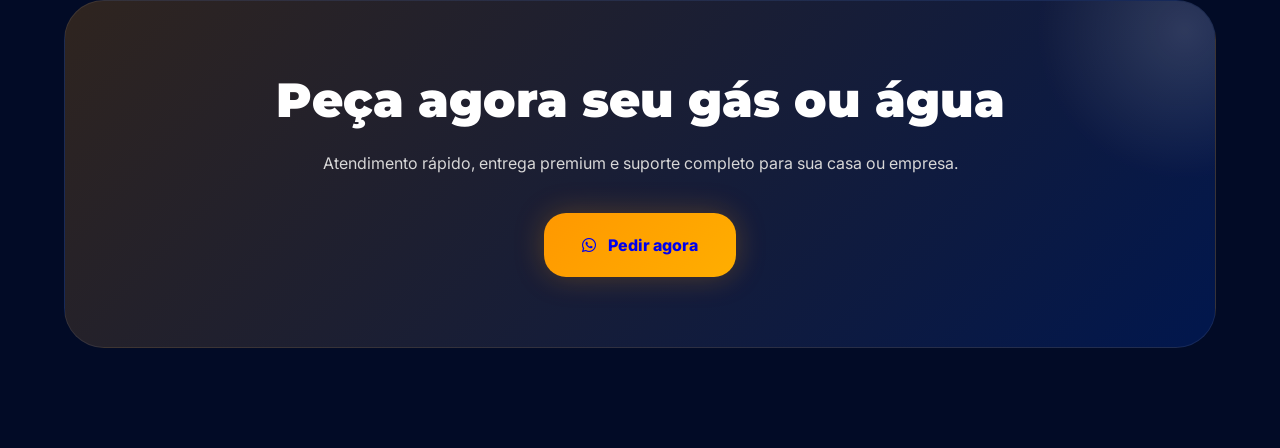
<file: pages/sobre.html>
<!DOCTYPE html>
<html lang="pt-BR">

<head>

<meta charset="UTF-8">
<meta name="viewport" content="width=device-width, initial-scale=1.0">

<title>Sobre Nós | Turbo Gás</title>

<meta
name="description"
content="Conheça a Turbo Gás. Entrega rápida de gás e água em Belo Horizonte e região com atendimento premium.">

<!-- GOOGLE FONTS -->

<link rel="preconnect" href="https://fonts.googleapis.com">

<link rel="preconnect"
href="https://fonts.gstatic.com"
crossorigin>

<link
href="https://fonts.googleapis.com/css2?family=Inter:wght@300;400;500;600;700;800&family=Montserrat:wght@400;500;600;700;800;900&display=swap"
rel="stylesheet">

<!-- FONT AWESOME -->

<link
rel="stylesheet"
href="https://cdnjs.cloudflare.com/ajax/libs/font-awesome/6.5.1/css/all.min.css"/>

<style>

/* =========================================
RESET
========================================= */

*{
margin:0;
padding:0;
box-sizing:border-box;
scroll-behavior:smooth;
}

html,
body{
overflow-x:hidden;
width:100%;
}

body{
font-family:'Inter',sans-serif;
background:#020b26;
color:#fff;
}

/* =========================================
BACKGROUND
========================================= */

body::before{
content:'';

position:fixed;
inset:0;

background:
radial-gradient(circle at top right,
rgba(15,63,255,.20),
transparent 35%),

radial-gradient(circle at left,
rgba(255,140,0,.08),
transparent 30%),

linear-gradient(
135deg,
#02134d 0%,
#002b8f 45%,
#00154f 100%
);

z-index:-2;
}

/* =========================================
CONTAINER
========================================= */

.container{
width:100%;
max-width:1450px;
margin:auto;
padding:0 5%;
}

/* =========================================
HEADER
========================================= */

.header{
position:fixed;
top:0;
left:0;
width:100%;

z-index:999;

padding:18px 0;

background:rgba(2,11,38,.82);

backdrop-filter:blur(18px);

border-bottom:
1px solid rgba(255,255,255,.06);
}

.nav-container{
display:flex;
align-items:center;
justify-content:space-between;
gap:20px;
}

.logo{
display:flex;
align-items:center;
gap:14px;
text-decoration:none;
}

.logo-icon{
width:54px;
height:54px;

border-radius:18px;

display:flex;
align-items:center;
justify-content:center;

background:
linear-gradient(
135deg,
#ff9800,
#ffb347
);

font-size:1.3rem;

box-shadow:
0 0 30px rgba(255,152,0,.35);
}

.logo-text h2{
font-size:1.9rem;
font-weight:900;
font-family:'Montserrat',sans-serif;
line-height:1;
}

.logo-text p{
font-size:.76rem;
margin-top:4px;
color:#d7d7d7;
}

.back-btn{
display:flex;
align-items:center;
gap:10px;

padding:14px 24px;

border-radius:18px;

background:rgba(255,255,255,.08);

border:1px solid rgba(255,255,255,.08);

font-weight:700;

transition:.35s;
text-decoration:none;
}

.back-btn:hover{
transform:translateY(-4px);

border-color:#ff9800;
}

/* =========================================
HERO
========================================= */

.about-hero{
padding:
180px
0
100px;
}

.about-grid{
display:grid;
grid-template-columns:
0.95fr
1.05fr;

gap:60px;
align-items:center;
}

/* =========================================
CONTENT
========================================= */

.about-content h1{
font-size:5rem;
line-height:.92;
font-weight:900;

letter-spacing:-4px;

font-family:'Montserrat',sans-serif;

margin-bottom:26px;
}

.about-content h1 span{
display:block;
color:#ff9800;
}

.about-content p{
font-size:1.05rem;
line-height:1.9;
color:#d7d7d7;

margin-bottom:24px;
}

/* =========================================
CARDS
========================================= */

.about-cards{
display:grid;
grid-template-columns:repeat(2,1fr);
gap:20px;

margin-top:40px;
}

.about-card{
padding:26px;

border-radius:28px;

background:rgba(255,255,255,.06);

border:1px solid rgba(255,255,255,.08);

backdrop-filter:blur(16px);

transition:.35s;
}

.about-card:hover{
transform:translateY(-8px);

border-color:#ff9800;

box-shadow:
0 0 35px rgba(0,76,255,.18);
}

.about-card i{
width:64px;
height:64px;

border-radius:20px;

display:flex;
align-items:center;
justify-content:center;

background:
linear-gradient(
135deg,
#ff9800,
#ffb347
);

font-size:1.4rem;

margin-bottom:18px;
}

.about-card h3{
font-size:1.15rem;
font-weight:800;

margin-bottom:12px;
}

.about-card p{
font-size:.94rem;
line-height:1.7;
color:#d7d7d7;
margin:0;
}

/* =========================================
IMAGE
========================================= */

.about-image{
position:relative;
height:700px;

border-radius:40px;
overflow:hidden;

box-shadow:
0 25px 60px rgba(0,0,0,.45);
}

.about-image img{
width:100%;
height:100%;

object-fit:cover;
object-position:center;

transition:.6s;
}

.about-image:hover img{
transform:scale(1.04);
}

.about-badge{
position:absolute;

left:30px;
bottom:30px;

padding:24px;

border-radius:28px;

background:rgba(255,255,255,.10);

border:1px solid rgba(255,255,255,.12);

backdrop-filter:blur(18px);
}

.about-badge h2{
font-size:2.6rem;
font-weight:900;

color:#ff9800;

margin-bottom:6px;
}

.about-badge p{
font-size:.95rem;
color:#fff;
}

/* =========================================
INFO BAR
========================================= */

.info-bar{
padding:80px 0;
}

.info-grid{
display:grid;
grid-template-columns:repeat(4,1fr);
gap:24px;
}

.info-item{
padding:30px;

border-radius:28px;

background:rgba(255,255,255,.06);

border:1px solid rgba(255,255,255,.08);

text-align:center;

transition:.35s;
}

.info-item:hover{
transform:translateY(-8px);

border-color:#ff9800;
}

.info-item i{
font-size:2rem;
color:#ff9800;

margin-bottom:18px;
}

.info-item h3{
font-size:1.1rem;
margin-bottom:10px;
font-weight:800;
}

.info-item p{
font-size:.92rem;
line-height:1.7;
color:#d7d7d7;
}

/* =========================================
CTA
========================================= */

.cta{
padding-bottom:100px;
}

.cta-box{
padding:70px;

border-radius:40px;

background:
linear-gradient(
135deg,
rgba(255,152,0,.18),
rgba(0,76,255,.18)
);

border:1px solid rgba(255,255,255,.08);

text-align:center;

overflow:hidden;
position:relative;
}

.cta-box::before{
content:'';

position:absolute;
top:-120px;
right:-120px;

width:300px;
height:300px;

background:
radial-gradient(circle,
rgba(255,255,255,.14),
transparent 70%);
}

.cta-box h2{
font-size:3rem;
font-weight:900;

margin-bottom:20px;

font-family:'Montserrat',sans-serif;
}

.cta-box p{
font-size:1rem;
line-height:1.8;

max-width:720px;
margin:auto auto 35px;

color:#d7d7d7;
}

.cta-btn{
display:inline-flex;
align-items:center;
justify-content:center;
gap:12px;

padding:22px 38px;

border-radius:22px;

background:
linear-gradient(
135deg,
#ff9800,
#ffae00
);

font-size:1rem;
font-weight:800;

text-decoration:none;

box-shadow:
0 0 30px rgba(255,152,0,.25);

transition:.35s;
}

.cta-btn:hover{
transform:translateY(-5px);
}

/* =========================================
WHATSAPP FLOAT
========================================= */

.floating-whatsapp{
position:fixed;

right:26px;
bottom:26px;

width:72px;
height:72px;

border-radius:50%;

background:#25d366;

display:flex;
align-items:center;
justify-content:center;

font-size:1.9rem;
color:#fff;

z-index:999;

box-shadow:
0 0 35px rgba(37,211,102,.45);

animation:pulse 2s infinite;

text-decoration:none;
}

@keyframes pulse{

0%{
transform:scale(1);
}

50%{
transform:scale(1.08);
}

100%{
transform:scale(1);
}

}

/* =========================================
PL CREDIT
========================================= */

.pl-credit{
position:fixed;

left:14px;
bottom:10px;

font-size:.74rem;
font-weight:700;

color:#00ff88;

z-index:999;

text-decoration:none;

text-shadow:
0 0 10px rgba(0,255,136,.55);
}

/* =========================================
RESPONSIVO
========================================= */

@media(max-width:1100px){

.about-grid{
grid-template-columns:1fr;
}

.about-image{
height:560px;
}

.info-grid{
grid-template-columns:1fr 1fr;
}

}

@media(max-width:768px){

.about-hero{
padding-top:140px;
}

.about-content h1{
font-size:3.2rem;
letter-spacing:-2px;
}

.about-cards{
grid-template-columns:1fr;
}

.about-image{
height:420px;
}

.about-badge{
left:20px;
bottom:20px;
padding:18px;
}

.about-badge h2{
font-size:2rem;
}

.info-grid{
grid-template-columns:1fr;
}

.cta-box{
padding:40px 24px;
}

.cta-box h2{
font-size:2rem;
}

}

@media(max-width:520px){

.logo-text h2{
font-size:1.35rem;
}

.logo-text p{
font-size:.66rem;
}

.logo-icon{
width:48px;
height:48px;
}

.about-content h1{
font-size:2.4rem;
letter-spacing:-1px;
}

.about-content p{
font-size:.96rem;
}

.about-image{
height:340px;
border-radius:28px;
}

.about-card{
padding:22px;
border-radius:24px;
}

.about-card i{
width:54px;
height:54px;
font-size:1.1rem;
}

.cta-btn{
width:100%;
}

}

</style>

</head>

<body>

<!-- =========================================
HEADER
========================================= -->

<header class="header">

<div class="container nav-container">

<a href="../index.html"
class="logo">

<div class="logo-icon">
<i class="fa-solid fa-fire-flame-curved"></i>
</div>

<div class="logo-text">

<h2>TURBO GÁS</h2>

<p>
Entrega rápida e segura
</p>

</div>

</a>

<a href="../index.html"
class="back-btn">

<i class="fa-solid fa-arrow-left"></i>

Voltar

</a>

</div>

</header>

<!-- =========================================
ABOUT HERO
========================================= -->

<section class="about-hero">

<div class="container about-grid">

<!-- LEFT -->

<div class="about-content">

<h1>

SOBRE A
<span>TURBO GÁS</span>

</h1>

<p>

A Turbo Gás nasceu com o objetivo de entregar gás e água com rapidez, segurança e atendimento premium em Belo Horizonte e região.

</p>

<p>

Nosso foco é oferecer uma experiência moderna, prática e rápida, com entrega eficiente e suporte humanizado para nossos clientes todos os dias.

</p>

<div class="about-cards">

<div class="about-card">

<i class="fa-solid fa-truck-fast"></i>

<h3>Entrega rápida</h3>

<p>
Receba seu pedido em até 60 minutos com agilidade e segurança.
</p>

</div>

<div class="about-card">

<i class="fa-solid fa-shield-halved"></i>

<h3>Compra segura</h3>

<p>
Atendimento confiável com pagamento seguro e suporte rápido.
</p>

</div>

<div class="about-card">

<i class="fa-solid fa-award"></i>

<h3>Qualidade garantida</h3>

<p>
Trabalhamos apenas com produtos autorizados e de confiança.
</p>

</div>

<div class="about-card">

<i class="fa-solid fa-headset"></i>

<h3>Suporte premium</h3>

<p>
Equipe pronta para atender você todos os dias da semana.
</p>

</div>

</div>

</div>

<!-- RIGHT -->

<div class="about-image">

<img
src="../imagem/hero1.jpg"
alt="Turbo Gás">

<div class="about-badge">

<h2>+5 anos</h2>

<p>
Entregando gás e água na região
</p>

</div>

</div>

</div>

</section>

<!-- =========================================
INFO BAR
========================================= -->

<section class="info-bar">

<div class="container info-grid">

<div class="info-item">

<i class="fa-solid fa-gas-pump"></i>

<h3>Gás residencial</h3>

<p>
Entrega rápida de gás para sua casa com total segurança.
</p>

</div>

<div class="info-item">

<i class="fa-solid fa-bottle-water"></i>

<h3>Água mineral</h3>

<p>
Galões de água mineral com entrega rápida na sua região.
</p>

</div>

<div class="info-item">

<i class="fa-brands fa-whatsapp"></i>

<h3>Pedido online</h3>

<p>
Faça seu pedido rapidamente pelo WhatsApp.
</p>

</div>

<div class="info-item">

<i class="fa-solid fa-clock"></i>

<h3>Atendimento diário</h3>

<p>
Funcionamento todos os dias das 07h às 22h.
</p>

</div>

</div>

</section>

<!-- =========================================
CTA
========================================= -->

<section class="cta">

<div class="container">

<div class="cta-box">

<h2>
Peça agora seu gás ou água
</h2>

<p>

Atendimento rápido, entrega premium e suporte completo para sua casa ou empresa.

</p>

<a
href="https://wa.me/5531997044271?text=Olá,%20vim%20pelo%20site%20da%20Turbo%20Gás."
target="_blank"
class="cta-btn">

<i class="fa-brands fa-whatsapp"></i>

Pedir agora

</a>

</div>

</div>

</section>

<!-- =========================================
WHATSAPP FLOAT
========================================= -->

<a
href="https://wa.me/5531997044271"
target="_blank"
class="floating-whatsapp">

<i class="fa-brands fa-whatsapp"></i>

</a>

<!-- =========================================
PL CREDIT
========================================= -->

<a
href="https://pldigitalg.com.br"
target="_blank"
class="pl-credit">

Criado por PLdigitalg.com.br

</a>

</body>
</html>
</file>
<file: css/style.css>
/* =========================================
TURBO GÁS PREMIUM CSS FINAL
HERO XIAOMI STYLE FULL IMAGE
========================================= */

*{
margin:0;
padding:0;
box-sizing:border-box;
scroll-behavior:smooth;
}

html,
body{
overflow-x:hidden;
width:100%;
}

body{
font-family:'Inter',sans-serif;
background:#020b26;
color:#fff;
}

a{
text-decoration:none;
color:inherit;
}

img{
max-width:100%;
display:block;
}

button{
border:none;
outline:none;
cursor:pointer;
font-family:'Inter',sans-serif;
}

:root{
--blue-dark:#031b4e;
--blue-royal:#0f3fff;
--orange:#ff9800;
--orange-light:#ffb347;
--white:#fff;
--gray:#d7d7d7;
--card-light:rgba(255,255,255,.88);
--text-dark:#07183f;
}

.container{
width:100%;
max-width:1600px;
margin:auto;
padding:0 4%;
}

/* HEADER */

.header{
position:fixed;
top:0;
left:0;
width:100%;
z-index:999;
padding:16px 0;
transition:.35s;
background:rgba(2,11,38,.72);
backdrop-filter:blur(18px);
box-shadow:0 10px 35px rgba(0,0,0,.22);
}

.header.scrolled{
padding:11px 0;
background:rgba(2,11,38,.94);
}

.nav-container{
display:flex;
align-items:center;
justify-content:space-between;
gap:20px;
}

.logo{
display:flex;
align-items:center;
gap:13px;
}

.logo-icon{
width:54px;
height:54px;
border-radius:18px;
background:linear-gradient(135deg,#ff9800,#ffbd55);
display:flex;
align-items:center;
justify-content:center;
font-size:1.45rem;
box-shadow:0 0 28px rgba(255,152,0,.38);
}

.logo-text h2{
font-size:2rem;
font-weight:900;
font-family:'Montserrat',sans-serif;
line-height:1;
}

.logo-text p{
font-size:.76rem;
color:#e6e6e6;
margin-top:4px;
}

.navbar{
display:flex;
align-items:center;
gap:32px;
transition:.35s;
}

.navbar a{
font-size:.94rem;
font-weight:700;
position:relative;
transition:.3s;
}

.navbar a::after{
content:'';
position:absolute;
left:0;
bottom:-8px;
width:0;
height:2px;
background:#ff9800;
transition:.3s;
}

.navbar a:hover{
color:#ff9800;
}

.navbar a:hover::after{
width:100%;
}

.cart-btn{
display:flex;
align-items:center;
justify-content:center;
gap:10px;
padding:15px 25px;
border-radius:20px;
background:linear-gradient(135deg,#ff9800,#ffb300);
font-weight:900;
color:#fff;
box-shadow:0 0 30px rgba(255,152,0,.42);
transition:.3s;
}

.cart-btn:hover{
transform:translateY(-3px) scale(1.02);
}

.cart-btn span{
width:24px;
height:24px;
border-radius:50%;
background:rgba(255,255,255,.22);
display:flex;
align-items:center;
justify-content:center;
font-size:.75rem;
}

.menu-mobile{
display:none;
font-size:1.8rem;
cursor:pointer;
}

/* HERO XIAOMI STYLE */

.hero{
position:relative;
min-height:100vh;
overflow:hidden;
display:flex;
align-items:center;
justify-content:center;
padding:150px 0 90px;
background:#020b26;
}

.hero::before{
content:'';
position:absolute;
inset:0;
background:url('../imagem/hero1.png') center right / cover no-repeat;
z-index:1;
transform:scale(1.01);
}

.hero::after{
content:'';
position:absolute;
inset:0;
z-index:2;
background:
linear-gradient(90deg,rgba(2,11,38,.82) 0%,rgba(2,11,38,.50) 38%,rgba(2,11,38,.12) 72%,rgba(2,11,38,.04) 100%),
linear-gradient(180deg,rgba(2,11,38,.38) 0%,rgba(2,11,38,.06) 46%,rgba(2,11,38,.75) 100%);
}

.hero-grid{
position:relative;
z-index:5;
width:100%;
display:flex;
align-items:center;
justify-content:center;
text-align:center;
}

.hero-content{
max-width:720px;
margin:auto;
display:flex;
flex-direction:column;
align-items:center;
}

.hero-badge{
display:inline-flex;
align-items:center;
justify-content:center;
gap:9px;
padding:10px 18px;
border-radius:50px;
background:rgba(255,255,255,.12);
border:1px solid rgba(255,255,255,.18);
backdrop-filter:blur(12px);
margin-bottom:22px;
font-size:.82rem;
font-weight:800;
letter-spacing:.2px;
}

.hero-badge i{
color:#ff9800;
}

.hero-content h1{
font-size:5.8rem;
line-height:.92;
letter-spacing:-4px;
font-weight:900;
font-family:'Montserrat',sans-serif;
margin-bottom:22px;
text-shadow:0 12px 35px rgba(0,0,0,.42);
}

.hero-content h1 span{
display:block;
color:#ff9800;
text-shadow:0 0 36px rgba(255,152,0,.38);
}

.hero-content p{
max-width:560px;
font-size:1.08rem;
line-height:1.75;
color:#f4f4f4;
margin-bottom:34px;
text-shadow:0 8px 28px rgba(0,0,0,.45);
}

.hero-buttons{
width:100%;
display:flex;
justify-content:center;
align-items:center;
}

.hero-main-btn{
min-width:330px;
padding:23px 42px;
border-radius:999px;
font-size:1.08rem;
font-weight:950;
letter-spacing:.4px;
display:flex;
align-items:center;
justify-content:center;
gap:13px;
color:#fff;
background:linear-gradient(135deg,#ff8c00,#ffb300);
box-shadow:0 18px 50px rgba(255,152,0,.50);
animation:pulseButton 1.9s infinite;
transition:.35s;
}

.hero-main-btn:hover{
transform:translateY(-5px) scale(1.03);
box-shadow:0 24px 65px rgba(255,152,0,.65);
}

.hero-features{
display:none;
}

.hero-image{
position:absolute;
inset:0;
z-index:1;
pointer-events:none;
}

.hero-image img{
display:none;
}

.delivery-card{
position:absolute;
right:42px;
bottom:42px;
z-index:8;
width:290px;
padding:22px;
border-radius:26px;
background:rgba(255,255,255,.88);
color:#07183f;
backdrop-filter:blur(18px);
border:1px solid rgba(255,255,255,.45);
box-shadow:0 22px 55px rgba(0,0,0,.22);
}

.delivery-item{
display:flex;
align-items:flex-start;
gap:14px;
}

.delivery-item i{
font-size:1.2rem;
color:#ff9800;
margin-top:4px;
}

.delivery-item h4{
font-size:.98rem;
font-weight:900;
margin-bottom:4px;
}

.delivery-item p{
font-size:.86rem;
color:#26345f;
line-height:1.55;
}

.divider{
width:100%;
height:1px;
background:rgba(3,27,78,.12);
margin:17px 0;
}

/* SLIDER */

.gas-slider{
padding:34px 0;
overflow:hidden;
background:linear-gradient(180deg,#03133f,#041b5c);
border-top:1px solid rgba(255,255,255,.06);
border-bottom:1px solid rgba(255,255,255,.06);
}

.slider-track{
display:flex;
align-items:center;
gap:24px;
width:max-content;
animation:sliderMove 18s linear infinite;
}

.slider-track:hover{
animation-play-state:paused;
}

.mini-gas-card{
display:flex;
align-items:center;
gap:14px;
min-width:300px;
padding:18px 22px;
border-radius:24px;
background:rgba(255,255,255,.90);
color:#07183f;
border:1px solid rgba(255,255,255,.50);
box-shadow:0 14px 35px rgba(0,0,0,.18);
transition:.35s;
}

.mini-gas-card:hover{
transform:translateY(-5px);
box-shadow:0 20px 45px rgba(255,152,0,.18);
}

.mini-gas-card img{
width:72px;
height:72px;
object-fit:cover;
border-radius:18px;
background:#fff;
}

.mini-info h4{
font-size:1rem;
font-weight:900;
}

.mini-info span{
font-size:.82rem;
font-weight:700;
color:#345;
}

/* PRODUTOS */

.products{
padding:100px 0;
background:
radial-gradient(circle at top right,rgba(15,63,255,.18),transparent 34%),
#020b26;
}

.section-header{
display:flex;
align-items:center;
justify-content:center;
text-align:center;
margin-bottom:50px;
}

.section-header h2{
font-size:3rem;
font-weight:900;
font-family:'Montserrat',sans-serif;
letter-spacing:-1.5px;
}

.products-grid{
display:grid;
grid-template-columns:repeat(auto-fit,minmax(320px,1fr));
gap:30px;
}

.product-card{
position:relative;
padding:22px;
border-radius:34px;
background:rgba(255,255,255,.92);
color:#07183f;
border:1px solid rgba(255,255,255,.55);
box-shadow:0 22px 55px rgba(0,0,0,.20);
transition:.35s;
}

.product-card:hover{
transform:translateY(-8px);
box-shadow:0 28px 70px rgba(255,152,0,.18);
}

.product-image{
height:280px;
border-radius:28px;
overflow:hidden;
margin-bottom:24px;
background:#eef3ff;
}

.product-image img{
width:100%;
height:100%;
object-fit:cover;
transition:.5s;
}

.product-card:hover .product-image img{
transform:scale(1.06);
}

.product-content h3{
font-size:1.7rem;
margin-bottom:9px;
font-weight:950;
}

.product-content p{
font-size:.92rem;
color:#43506f;
margin-bottom:16px;
font-weight:600;
}

.product-content h2{
font-size:2rem;
color:#ff8c00;
margin-bottom:18px;
}

.qty-box{
display:flex;
align-items:center;
justify-content:center;
gap:14px;
margin-bottom:22px;
}

.qty-box button{
width:44px;
height:44px;
border-radius:14px;
background:#eef3ff;
color:#07183f;
font-size:1.25rem;
font-weight:950;
transition:.3s;
}

.qty-box button:hover{
background:#ff9800;
color:#fff;
}

.qty-box span{
font-size:1.1rem;
font-weight:900;
min-width:20px;
text-align:center;
}

.btn-product{
width:100%;
padding:20px;
border-radius:22px;
background:linear-gradient(135deg,#ff8c00,#ffb300);
font-size:1rem;
font-weight:950;
color:#fff;
display:flex;
align-items:center;
justify-content:center;
gap:12px;
box-shadow:0 16px 38px rgba(255,152,0,.32);
animation:pulseButton 2s infinite;
}

/* COMO FUNCIONA */

.info-bar{
overflow:hidden;
padding:38px 0;
background:#041b5c;
}

.info-grid{
display:flex;
gap:16px;
overflow:hidden;
}

.info-item{
min-width:260px;
background:linear-gradient(135deg,#ffffff,#fff3df);
color:#031b4e;
border:1px solid rgba(255,152,0,.35);
box-shadow:0 12px 35px rgba(0,0,0,.22);
border-radius:22px;
padding:18px;
display:flex;
align-items:center;
gap:14px;
animation:infoSlide 18s linear infinite;
}

.info-item i{
width:46px;
height:46px;
border-radius:16px;
display:flex;
align-items:center;
justify-content:center;
background:#ff9800;
color:#fff;
font-size:20px;
}

.info-item h4{
font-size:15px;
font-weight:950;
margin-bottom:4px;
}

.info-item p{
font-size:13px;
font-weight:700;
color:#334;
}

/* SOBRE */

.sobre{
padding:100px 0;
background:linear-gradient(180deg,#041b5c,#020b26);
}

.sobre-grid{
display:grid;
grid-template-columns:repeat(auto-fit,minmax(280px,1fr));
gap:30px;
}

.sobre-card{
padding:34px;
border-radius:30px;
background:rgba(255,255,255,.92);
color:#07183f;
border:1px solid rgba(255,255,255,.55);
box-shadow:0 22px 55px rgba(0,0,0,.18);
}

.sobre-card h3{
font-size:1.5rem;
margin-bottom:16px;
color:#ff8c00;
font-weight:950;
}

.sobre-card p{
line-height:1.85;
color:#33405f;
font-weight:500;
}

/* CARRINHO */

.cart-modal{
position:fixed;
inset:0;
background:rgba(0,0,0,.78);
display:none;
align-items:center;
justify-content:center;
padding:20px;
z-index:9999;
}

.cart-content{
width:100%;
max-width:540px;
background:#ffffff;
color:#07183f;
padding:32px;
border-radius:30px;
border:1px solid rgba(255,255,255,.50);
max-height:92vh;
overflow:auto;
box-shadow:0 30px 80px rgba(0,0,0,.35);
}

.cart-header{
display:flex;
align-items:center;
justify-content:space-between;
margin-bottom:24px;
}

.cart-header h2{
font-size:2rem;
font-weight:950;
}

.cart-header button{
background:none;
border:none;
font-size:2rem;
color:#07183f;
}

.cart-item{
display:flex;
align-items:center;
justify-content:space-between;
padding:18px 0;
border-bottom:1px solid rgba(3,27,78,.10);
}

.delivery-options{
margin-top:24px;
padding:20px;
border-radius:20px;
background:#f2f6ff;
}

.delivery-options h3{
margin-bottom:18px;
font-weight:950;
}

.delivery-options label{
display:flex;
gap:10px;
margin-bottom:14px;
line-height:1.6;
font-weight:700;
}

.delivery-info{
font-size:.86rem;
color:#405078;
margin-top:12px;
line-height:1.7;
}

.clear-cart-btn{
width:100%;
margin:12px 0 18px;
padding:14px 16px;
border-radius:16px;
background:#fff1f1;
color:#d80000;
border:1px solid rgba(216,0,0,.25);
font-weight:950;
cursor:pointer;
}

.delivery-fields.hidden{
display:none;
}

.cart-content input,
.cart-content textarea{
width:100%;
padding:18px;
margin-bottom:18px;
border:none;
outline:none;
border-radius:18px;
background:#f2f6ff;
color:#07183f;
resize:none;
font-weight:600;
}

.modal-btn{
width:100%;
padding:20px;
border-radius:20px;
background:linear-gradient(135deg,#ff8c00,#ffb300);
font-size:1rem;
font-weight:950;
color:#fff;
cursor:pointer;
box-shadow:0 16px 38px rgba(255,152,0,.32);
animation:pulseButton 2s infinite;
}

/* MAPA */

.maps iframe{
width:100%;
height:520px;
border:none;
display:block;
}

/* FOOTER */

.footer{
padding:70px 4%;
background:linear-gradient(135deg,#010918,#021a4f,#010918);
}

.footer-content{
display:flex;
flex-direction:column;
align-items:center;
justify-content:center;
gap:20px;
text-align:center;
}

.footer-logo{
display:flex;
align-items:center;
gap:14px;
}

.footer-logo i{
font-size:2rem;
color:#ff9800;
}

.footer-logo h3{
font-size:2rem;
font-weight:950;
}

.footer-contact a{
color:#ff9800;
font-weight:900;
}

/* WHATSAPP */

.floating-whatsapp{
position:fixed;
right:25px;
bottom:65px;
width:64px;
height:64px;
border-radius:50%;
display:flex;
align-items:center;
justify-content:center;
background:linear-gradient(135deg,#00c853,#00e676);
font-size:1.9rem;
box-shadow:0 0 35px rgba(0,230,118,.45);
z-index:999;
animation:pulseButton 2s infinite;
}

/* CRÉDITO */

.pl-credit{
position:fixed;
right:18px;
bottom:12px;
z-index:999;
font-size:.78rem;
font-weight:900;
color:#00ff6a;
text-shadow:0 0 12px rgba(0,255,106,.45);
}

/* ANIMAÇÕES */

.fade-up{
animation:fadeUp 1s ease forwards;
}

@keyframes fadeUp{
from{
opacity:0;
transform:translateY(40px);
}
to{
opacity:1;
transform:translateY(0);
}
}

@keyframes pulseButton{
0%{
transform:scale(1);
}
50%{
transform:scale(1.035);
}
100%{
transform:scale(1);
}
}

@keyframes sliderMove{
0%{
transform:translateX(0);
}
100%{
transform:translateX(-50%);
}
}

@keyframes infoSlide{
0%{
transform:translateX(100%);
}
100%{
transform:translateX(-460%);
}
}

/* RESPONSIVO */

@media(max-width:1200px){

.navbar{
position:absolute;
top:100%;
left:0;
width:100%;
background:#02133f;
padding:30px;
display:none;
flex-direction:column;
align-items:flex-start;
gap:24px;
}

.navbar.active{
display:flex;
}

.menu-mobile{
display:block;
}

.hero{
padding:140px 0 80px;
}

.hero::before{
background-position:68% center;
}

.hero::after{
background:
linear-gradient(180deg,rgba(2,11,38,.72) 0%,rgba(2,11,38,.36) 42%,rgba(2,11,38,.82) 100%);
}

.hero-content{
max-width:680px;
}

.hero-content h1{
font-size:4.7rem;
}

.delivery-card{
right:28px;
bottom:28px;
}

}

@media(max-width:768px){

.header{
padding:12px 0;
}

.logo-icon{
width:48px;
height:48px;
border-radius:16px;
}

.logo-text h2{
font-size:1.45rem;
}

.logo-text p{
font-size:.68rem;
}

.cart-btn{
padding:12px 15px;
font-size:.82rem;
border-radius:16px;
}

.hero{
min-height:100svh;
padding:125px 0 70px;
align-items:center;
}

.hero::before{
background-position:72% center;
}

.hero::after{
background:
linear-gradient(180deg,rgba(2,11,38,.58) 0%,rgba(2,11,38,.24) 38%,rgba(2,11,38,.92) 100%);
}

.hero-grid{
align-items:flex-end;
min-height:calc(100svh - 190px);
}

.hero-content{
justify-content:flex-end;
padding-top:210px;
}

.hero-badge{
font-size:.74rem;
padding:9px 14px;
margin-bottom:16px;
}

.hero-content h1{
font-size:3.05rem;
line-height:.96;
letter-spacing:-2px;
margin-bottom:16px;
}

.hero-content p{
font-size:.94rem;
line-height:1.62;
margin-bottom:24px;
max-width:92%;
}

.hero-main-btn{
width:100%;
min-width:100%;
padding:20px 24px;
font-size:1rem;
}

.delivery-card{
display:none;
}

.products{
padding:80px 0;
}

.section-header h2{
font-size:2.25rem;
}

.products-grid{
grid-template-columns:1fr;
gap:24px;
}

.product-card{
border-radius:28px;
padding:18px;
}

.product-image{
height:235px;
border-radius:24px;
}

.sobre{
padding:80px 0;
}

.sobre-card{
border-radius:26px;
padding:28px;
}

.info-item{
min-width:240px;
padding:15px;
}

.cart-content{
width:94%;
max-height:92vh;
overflow-y:auto;
border-radius:24px;
padding:26px;
}

.maps iframe{
height:400px;
}

@keyframes infoSlide{
0%{
transform:translateX(100%);
}
100%{
transform:translateX(-520%);
}
}

}

@media(max-width:520px){

.container{
padding:0 5%;
}

.hero{
padding-top:112px;
}

.hero::before{
background-position:76% center;
}

.hero-content{
padding-top:235px;
}

.hero-content h1{
font-size:2.55rem;
letter-spacing:-1.5px;
}

.hero-content p{
font-size:.9rem;
}

.hero-main-btn{
border-radius:22px;
}

.mini-gas-card{
min-width:260px;
}

.product-image{
height:220px;
}

.floating-whatsapp{
width:58px;
height:58px;
font-size:1.65rem;
right:18px;
bottom:62px;
}

.pl-credit{
font-size:.68rem;
right:12px;
}

}
/* =====================================================
CORREÇÃO FINAL TURBO GÁS
TEXTOS À ESQUERDA + MOCKUP + RESPONSIVO PREMIUM
COLE NO FINAL DO CSS
===================================================== */

.hero{
  min-height:100vh;
  padding:140px 0 80px;
  align-items:center;
  justify-content:flex-start;
}

.hero::before{
  background:
    linear-gradient(90deg,rgba(2,11,38,.20),rgba(2,11,38,.03)),
    url('../imagem/hero1.jpg') center right / cover no-repeat !important;
}

.hero::after{
  background:
    linear-gradient(90deg,
      rgba(2,11,38,.94) 0%,
      rgba(2,11,38,.78) 32%,
      rgba(2,11,38,.26) 58%,
      rgba(2,11,38,.04) 100%
    ),
    linear-gradient(180deg,
      rgba(2,11,38,.20) 0%,
      rgba(2,11,38,.04) 48%,
      rgba(2,11,38,.75) 100%
    ) !important;
}

.hero-grid{
  justify-content:flex-start !important;
  text-align:left !important;
}

.hero-content{
  width:100%;
  max-width:620px;
  margin:0 !important;
  margin-left:3vw !important;
  align-items:flex-start !important;
  text-align:left !important;
}

.hero-badge{
  align-self:flex-start;
}

.hero-content h1{
  font-size:5.25rem;
  max-width:680px;
}

.hero-content p{
  max-width:520px;
  text-align:left;
}

.hero-buttons{
  justify-content:flex-start !important;
}

.hero-main-btn{
  min-width:330px;
}

/* MOCKUP PARA PRODUTOS SEM FOTO FINAL */

.product-image{
  background:
    radial-gradient(circle at 70% 20%, rgba(255,152,0,.30), transparent 28%),
    radial-gradient(circle at 30% 80%, rgba(15,63,255,.28), transparent 32%),
    linear-gradient(135deg,#061642,#020b26) !important;
  display:flex;
  align-items:center;
  justify-content:center;
}

.product-image img{
  width:100%;
  height:100%;
  object-fit:cover;
  object-position:center;
}

.product-image img[src=""],
.product-image img:not([src]){
  display:none;
}

.product-image::after{
  content:"🔥";
  position:absolute;
  font-size:4.5rem;
  opacity:.92;
  filter:drop-shadow(0 0 24px rgba(255,152,0,.55));
  pointer-events:none;
}

/* MOCKUP SLIDER */

.mini-gas-card{
  background:linear-gradient(135deg,#ffffff,#eef4ff) !important;
}

.mini-gas-card img{
  background:
    radial-gradient(circle at 65% 25%,rgba(255,152,0,.35),transparent 30%),
    linear-gradient(135deg,#061642,#020b26);
  object-fit:cover;
}

/* DESKTOP GRANDE */

@media(min-width:1400px){
  .hero-content{
    margin-left:4vw !important;
  }

  .hero-content h1{
    font-size:5.8rem;
  }
}

/* NOTEBOOK */

@media(max-width:1200px){
  .hero-content{
    margin-left:2vw !important;
    max-width:560px;
  }

  .hero-content h1{
    font-size:4.35rem;
  }

  .hero-main-btn{
    min-width:300px;
  }
}

/* TABLET / MOBILE */

@media(max-width:768px){
  .hero{
    min-height:100svh;
    padding:120px 0 70px;
  }

  .hero::before{
    background:
      linear-gradient(180deg,rgba(2,11,38,.18),rgba(2,11,38,.45)),
      url('../imagem/hero3.png') center top / cover no-repeat !important;
  }

  .hero::after{
    background:
      linear-gradient(180deg,
        rgba(2,11,38,.20) 0%,
        rgba(2,11,38,.36) 38%,
        rgba(2,11,38,.94) 100%
      ) !important;
  }

  .hero-grid{
    align-items:flex-end !important;
    min-height:calc(100svh - 170px);
  }

  .hero-content{
    margin-left:0 !important;
    padding-top:260px;
    max-width:100%;
    align-items:flex-start !important;
    text-align:left !important;
  }

  .hero-content h1{
    font-size:3rem;
    line-height:.98;
    letter-spacing:-2px;
    max-width:95%;
  }

  .hero-content p{
    max-width:92%;
  }

  .hero-buttons{
    width:100%;
  }

  .hero-main-btn{
    width:100%;
    min-width:100%;
  }
}

@media(max-width:520px){
  .hero-content{
    padding-top:300px;
  }

  .hero-content h1{
    font-size:2.55rem;
  }

  .hero-badge{
    font-size:.70rem;
  }
}
/* =====================================================
CORREÇÃO MOBILE FINAL - TURBO GÁS
===================================================== */

.slider-track{
  animation-duration:10s !important;
}

.info-item{
  animation-duration:10s !important;
}

@media(max-width:768px){

  .hero{
    min-height:100svh !important;
    height:100svh !important;
    padding:95px 0 24px !important;
    display:flex !important;
    align-items:flex-end !important;
    overflow:hidden !important;
  }

  .hero::before{
    background:
      linear-gradient(180deg,rgba(2,11,38,.05) 0%,rgba(2,11,38,.20) 38%,rgba(2,11,38,.92) 100%),
      url('../imagem/hero3.png') center top / cover no-repeat !important;
    transform:none !important;
  }

  .hero::after{
    background:
      linear-gradient(180deg,
        rgba(2,11,38,.08) 0%,
        rgba(2,11,38,.20) 38%,
        rgba(2,11,38,.94) 100%
      ) !important;
  }

  .hero-grid{
    min-height:auto !important;
    height:auto !important;
    align-items:flex-end !important;
    justify-content:flex-start !important;
  }

  .hero-content{
    padding-top:0 !important;
    margin:0 !important;
    max-width:100% !important;
    width:100% !important;
    transform:translateY(0) !important;
  }

  .hero-badge{
    margin-bottom:10px !important;
    font-size:.68rem !important;
    padding:8px 12px !important;
  }

  .hero-content h1{
    font-size:2.35rem !important;
    line-height:1 !important;
    letter-spacing:-1.3px !important;
    margin-bottom:10px !important;
    max-width:92% !important;
  }

  .hero-content p{
    font-size:.86rem !important;
    line-height:1.45 !important;
    margin-bottom:16px !important;
    max-width:92% !important;
  }

  .hero-main-btn{
    width:100% !important;
    min-width:100% !important;
    padding:17px 20px !important;
    font-size:.92rem !important;
  }
}

@media(max-width:520px){

  .hero{
    padding-top:88px !important;
    padding-bottom:20px !important;
  }

  .hero::before{
    background:
      linear-gradient(180deg,rgba(2,11,38,.05) 0%,rgba(2,11,38,.22) 36%,rgba(2,11,38,.94) 100%),
      url('../imagem/hero3.png') center top / cover no-repeat !important;
  }

  .hero-content h1{
    font-size:2.15rem !important;
    max-width:96% !important;
  }

  .hero-content p{
    font-size:.82rem !important;
    max-width:96% !important;
  }
}
/* =====================================================
CORREÇÃO SEGURA MOBILE - TURBO GÁS
REMOVE O BLOCO ANTERIOR E COLE ESTE NO FINAL
===================================================== */

.slider-track{
  animation-duration:12s !important;
}

.info-item{
  animation-duration:12s !important;
}

@media(max-width:768px){

  .header{
    padding:8px 0 !important;
  }

  .nav-container{
    gap:8px !important;
    padding:0 10px !important;
  }

  .cart-btn{
    padding:9px 10px !important;
    font-size:.68rem !important;
    border-radius:14px !important;
    gap:5px !important;
    white-space:nowrap !important;
  }

  .cart-btn span{
    width:17px !important;
    height:17px !important;
    font-size:.58rem !important;
  }

  .menu-mobile{
    font-size:1.45rem !important;
  }

  .logo-icon{
    width:38px !important;
    height:38px !important;
    min-width:38px !important;
    border-radius:13px !important;
  }

  .logo-text h2{
    font-size:1.12rem !important;
  }

  .logo-text p{
    font-size:.50rem !important;
  }

  .hero{
    height:100svh !important;
    min-height:560px !important;
    max-height:760px !important;
    padding:82px 0 24px !important;
    display:flex !important;
    align-items:flex-end !important;
    overflow:hidden !important;
  }

  .hero::before{
    background:url('../imagem/hero3.png') center top / cover no-repeat !important;
    transform:none !important;
  }

  .hero::after{
    background:
      linear-gradient(180deg,
        rgba(2,11,38,.05) 0%,
        rgba(2,11,38,.18) 32%,
        rgba(2,11,38,.86) 68%,
        rgba(2,11,38,.98) 100%
      ) !important;
  }

  .hero-grid{
    min-height:auto !important;
    height:auto !important;
    display:flex !important;
    align-items:flex-end !important;
    justify-content:flex-start !important;
    text-align:left !important;
  }

  .hero-content{
    margin:0 !important;
    padding:0 !important;
    width:100% !important;
    max-width:100% !important;
    align-items:flex-start !important;
    text-align:left !important;
  }

  .hero-badge{
    margin-bottom:8px !important;
    padding:7px 10px !important;
    font-size:.60rem !important;
  }

  .hero-content h1{
    font-size:2.05rem !important;
    line-height:1 !important;
    letter-spacing:-1px !important;
    margin-bottom:8px !important;
    max-width:94% !important;
  }

  .hero-content p{
    font-size:.76rem !important;
    line-height:1.38 !important;
    margin-bottom:13px !important;
    max-width:94% !important;
  }

  .hero-buttons{
    width:100% !important;
    justify-content:flex-start !important;
  }

  .hero-main-btn{
    width:100% !important;
    min-width:100% !important;
    padding:14px 16px !important;
    font-size:.78rem !important;
    border-radius:18px !important;
  }

  .delivery-card{
    display:none !important;
  }
}

@media(max-width:380px){

  .cart-btn{
    font-size:.60rem !important;
    padding:8px 8px !important;
  }

  .cart-btn span{
    display:none !important;
  }

  .hero{
    min-height:540px !important;
    padding-top:76px !important;
    padding-bottom:20px !important;
  }

  .hero-content h1{
    font-size:1.82rem !important;
  }

  .hero-content p{
    font-size:.70rem !important;
  }
}
/* =====================================================
AJUSTE HERO DESKTOP/MOBILE + CARDS MAIS PREMIUM
COLE NO FINAL DO CSS
===================================================== */

/* DESKTOP */
.hero::before{
  background:url('../imagem/hero-desktop.jpg') center right / cover no-repeat !important;
}

/* deixa os cards/lightbox menos brancos e mais premium */
.delivery-card,
.product-card,
.sobre-card,
.cart-content,
.mini-gas-card,
.info-item{
  background:linear-gradient(135deg,rgba(255,255,255,.86),rgba(236,243,255,.78)) !important;
  border:1px solid rgba(255,255,255,.35) !important;
  box-shadow:0 24px 70px rgba(0,0,0,.22) !important;
  backdrop-filter:blur(18px) saturate(1.15) !important;
}

/* MOBILE */
@media(max-width:768px){

  .hero{
    height:100svh !important;
    min-height:580px !important;
    padding:78px 0 28px !important;
    display:flex !important;
    align-items:center !important;
    overflow:hidden !important;
  }

  .hero::before{
    background:url('../imagem/hero-mobile.jpg') center top / cover no-repeat !important;
    transform:none !important;
  }

  .hero::after{
    background:
      linear-gradient(180deg,
        rgba(2,11,38,.08) 0%,
        rgba(2,11,38,.18) 28%,
        rgba(2,11,38,.72) 58%,
        rgba(2,11,38,.96) 100%
      ) !important;
  }

  .hero-grid{
    min-height:100% !important;
    height:100% !important;
    display:flex !important;
    align-items:center !important;
    justify-content:flex-start !important;
    text-align:left !important;
  }

  .hero-content{
    margin:0 !important;
    padding-top:140px !important;
    transform:translateY(-46px) !important;
    width:100% !important;
    max-width:100% !important;
    align-items:flex-start !important;
    text-align:left !important;
  }

  .hero-badge{
    margin-bottom:9px !important;
    font-size:.62rem !important;
    padding:7px 11px !important;
  }

  .hero-content h1{
    font-size:2.2rem !important;
    line-height:1 !important;
    letter-spacing:-1px !important;
    margin-bottom:9px !important;
    max-width:94% !important;
  }

  .hero-content p{
    font-size:.78rem !important;
    line-height:1.4 !important;
    margin-bottom:14px !important;
    max-width:94% !important;
  }

  .hero-main-btn{
    width:100% !important;
    min-width:100% !important;
    padding:15px 18px !important;
    font-size:.82rem !important;
    border-radius:18px !important;
  }

  .delivery-card{
    display:none !important;
  }
}

@media(max-width:390px){
  .hero-content{
    transform:translateY(-60px) !important;
    padding-top:130px !important;
  }

  .hero-content h1{
    font-size:1.95rem !important;
  }

  .hero-content p{
    font-size:.72rem !important;
  }
}
/* =====================================================
TURBO GÁS - CORREÇÃO SEM ALTERAR INDEX
HERO DESKTOP/MOBILE + SLIDE + MOBILE TEXTO TOPO + PREMIUM
COLE NO FINAL DO style.css
===================================================== */

/* força caminho correto mesmo com o style do index */
html body main section.hero#inicio::before{
  background-size:cover !important;
  background-position:center right !important;
  background-repeat:no-repeat !important;
  animation:turboHeroSlide 8s infinite ease-in-out !important;
}

/* slide seguro: desktop e mobile */
@keyframes turboHeroSlide{
  0%,45%{
    background-image:url('../imagem/hero-desktop.jpg') !important;
  }

  50%,100%{
    background-image:url('../imagem/hero-mobile.jpg') !important;
  }
}

/* lightbox/cards mais premium e menos branco */
.delivery-card,
.product-card,
.sobre-card,
.cart-content,
.mini-gas-card,
.info-item,
.delivery-options{
  background:linear-gradient(135deg,rgba(245,248,255,.84),rgba(221,231,248,.72)) !important;
  border:1px solid rgba(255,255,255,.28) !important;
  box-shadow:
    0 24px 70px rgba(0,0,0,.26),
    inset 0 1px 0 rgba(255,255,255,.45) !important;
  backdrop-filter:blur(18px) saturate(1.18) !important;
}

/* deixa o modal do carrinho mais empresa grande */
.cart-modal{
  background:rgba(0,8,28,.78) !important;
  backdrop-filter:blur(8px) !important;
}

.cart-content{
  border-radius:34px !important;
}

/* slider passando mais rápido */
.slider-track{
  animation-duration:12s !important;
}

.info-item{
  animation-duration:12s !important;
}

/* MOBILE */
@media(max-width:768px){

  html body main section.hero#inicio{
    height:100svh !important;
    min-height:620px !important;
    padding:86px 0 24px !important;
    display:flex !important;
    align-items:flex-start !important;
    overflow:hidden !important;
  }

  html body main section.hero#inicio::before{
    background-size:cover !important;
    background-position:center top !important;
    animation:turboHeroMobileSlide 8s infinite ease-in-out !important;
    transform:none !important;
  }

  @keyframes turboHeroMobileSlide{
    0%,45%{
      background-image:url('../imagem/hero-mobile.jpg') !important;
    }

    50%,100%{
      background-image:url('../imagem/hero-desktop.jpg') !important;
    }
  }

  .hero::after{
    background:
      linear-gradient(180deg,
        rgba(2,11,38,.70) 0%,
        rgba(2,11,38,.48) 35%,
        rgba(2,11,38,.72) 68%,
        rgba(2,11,38,.96) 100%
      ) !important;
  }

  .hero-grid{
    min-height:auto !important;
    height:auto !important;
    align-items:flex-start !important;
    justify-content:flex-start !important;
    text-align:left !important;
    padding-top:18px !important;
  }

  .hero-content{
    margin:0 !important;
    padding:0 !important;
    width:100% !important;
    max-width:100% !important;
    align-items:flex-start !important;
    text-align:left !important;
    transform:none !important;
  }

  .hero-badge{
    margin-bottom:10px !important;
    font-size:.64rem !important;
    padding:7px 11px !important;
  }

  .hero-content h1{
    font-size:2.18rem !important;
    line-height:1 !important;
    letter-spacing:-1.1px !important;
    margin-bottom:9px !important;
    max-width:92% !important;
  }

  .hero-content p{
    font-size:.78rem !important;
    line-height:1.42 !important;
    margin-bottom:15px !important;
    max-width:92% !important;
  }

  .hero-buttons{
    width:100% !important;
    justify-content:flex-start !important;
  }

  .hero-main-btn{
    width:100% !important;
    min-width:100% !important;
    padding:15px 18px !important;
    font-size:.84rem !important;
    border-radius:20px !important;
  }

  .delivery-card{
    display:none !important;
  }
}

/* celular pequeno */
@media(max-width:390px){

  html body main section.hero#inicio{
    min-height:590px !important;
    padding-top:78px !important;
  }

  .hero-grid{
    padding-top:10px !important;
  }

  .hero-content h1{
    font-size:1.95rem !important;
  }

  .hero-content p{
    font-size:.72rem !important;
  }

  .hero-main-btn{
    padding:14px 16px !important;
    font-size:.78rem !important;
  }
}
/* =====================================================
TURBO GÁS - PRODUTOS PREMIUM / REMOVE VISUAL FEIO
COLE NO FINAL DO CSS
===================================================== */

/* remove o fogo gigante fake */
.product-image::after{
  display:none !important;
  content:none !important;
}

/* fundo geral mais premium */
.products{
  background:
    radial-gradient(circle at top right,rgba(15,63,255,.20),transparent 36%),
    linear-gradient(180deg,#06184a 0%,#020b26 100%) !important;
}

/* título */
.section-header h2{
  color:#fff !important;
  text-shadow:0 10px 30px rgba(0,0,0,.35) !important;
}

/* grid mais elegante */
.products-grid{
  gap:26px !important;
  align-items:stretch !important;
}

/* card premium escuro, não branco estourado */
.product-card{
  background:
    linear-gradient(180deg,rgba(255,255,255,.10),rgba(255,255,255,.055)) !important;
  color:#fff !important;
  border:1px solid rgba(255,255,255,.14) !important;
  border-radius:30px !important;
  padding:16px !important;
  box-shadow:
    0 24px 70px rgba(0,0,0,.34),
    inset 0 1px 0 rgba(255,255,255,.10) !important;
  backdrop-filter:blur(16px) !important;
  overflow:hidden !important;
}

/* imagem com cara de app grande */
.product-image{
  height:250px !important;
  border-radius:24px !important;
  margin-bottom:18px !important;
  background:
    radial-gradient(circle at 70% 20%,rgba(255,152,0,.20),transparent 30%),
    linear-gradient(135deg,#071b55,#020b26) !important;
  border:1px solid rgba(255,255,255,.10) !important;
  overflow:hidden !important;
}

.product-image img{
  width:100% !important;
  height:100% !important;
  object-fit:cover !important;
  object-position:center !important;
  border-radius:24px !important;
}

/* texto do card */
.product-content h3{
  color:#fff !important;
  font-size:1.35rem !important;
  line-height:1.15 !important;
  margin-bottom:8px !important;
}

.product-content p{
  color:rgba(255,255,255,.72) !important;
  font-size:.86rem !important;
  line-height:1.45 !important;
  margin-bottom:14px !important;
}

.product-content h2{
  color:#ff9800 !important;
  font-size:1.7rem !important;
  margin-bottom:16px !important;
  text-shadow:0 0 20px rgba(255,152,0,.22) !important;
}

/* botão premium */
.btn-product{
  border-radius:18px !important;
  padding:17px 18px !important;
  background:linear-gradient(135deg,#ff8c00,#ffb300) !important;
  box-shadow:0 16px 38px rgba(255,152,0,.28) !important;
}

/* lightbox/cards extras menos brancos */
.delivery-card,
.sobre-card,
.cart-content,
.mini-gas-card,
.info-item,
.delivery-options{
  background:linear-gradient(135deg,rgba(255,255,255,.88),rgba(226,235,250,.78)) !important;
  border:1px solid rgba(255,255,255,.30) !important;
  box-shadow:0 24px 65px rgba(0,0,0,.24) !important;
}

/* mobile */
@media(max-width:768px){
  .products{
    padding:70px 0 !important;
  }

  .products-grid{
    grid-template-columns:1fr !important;
    gap:22px !important;
  }

  .product-card{
    border-radius:26px !important;
    padding:14px !important;
  }

  .product-image{
    height:220px !important;
    border-radius:22px !important;
  }

  .product-content h3{
    font-size:1.25rem !important;
  }

  .product-content h2{
    font-size:1.55rem !important;
  }
}

/* =====================================================
CORREÇÃO FINAL CARRINHO + HERO MOBILE TOPO
COLE NO FINAL DO CSS
===================================================== */

/* HERO MOBILE: texto no topo */
@media(max-width:768px){
  .hero{
    height:100svh !important;
    min-height:620px !important;
    padding:92px 0 24px !important;
    align-items:flex-start !important;
  }

  .hero-grid{
    height:auto !important;
    min-height:auto !important;
    align-items:flex-start !important;
    padding-top:18px !important;
  }

  .hero-content{
    padding:0 !important;
    margin:0 !important;
    transform:none !important;
    justify-content:flex-start !important;
  }
}

/* MODAL FUNDO */
.cart-modal{
  padding:18px !important;
  background:rgba(1,8,28,.78) !important;
  backdrop-filter:blur(10px) !important;
}

/* CARRINHO PREMIUM */
.cart-content{
  width:100% !important;
  max-width:520px !important;
  max-height:88vh !important;
  overflow-y:auto !important;
  padding:26px !important;
  border-radius:28px !important;
  background:linear-gradient(180deg,#ffffff 0%,#eef4ff 100%) !important;
  color:#061742 !important;
  box-shadow:0 35px 90px rgba(0,0,0,.42) !important;
}

/* HEADER DO CARRINHO */
.cart-header{
  margin-bottom:18px !important;
}

.cart-header h2{
  font-size:1.8rem !important;
}

.cart-header button{
  width:38px !important;
  height:38px !important;
  border-radius:50% !important;
  background:#eef3ff !important;
  display:flex !important;
  align-items:center !important;
  justify-content:center !important;
  font-size:1.4rem !important;
}

/* BOTÃO ESVAZIAR */
.clear-cart-btn{
  background:#fff4f4 !important;
  border:1px solid rgba(216,0,0,.18) !important;
  color:#d80000 !important;
  border-radius:16px !important;
  height:44px !important;
}

/* CAIXAS INTERNAS */
.delivery-options{
  background:#f7faff !important;
  border:1px solid rgba(3,27,78,.08) !important;
  border-radius:20px !important;
  padding:18px !important;
  margin-top:18px !important;
}

.delivery-options h3{
  font-size:1rem !important;
  margin-bottom:14px !important;
}

/* LABELS DO RADIO ARRUMADOS */
.delivery-options label{
  display:grid !important;
  grid-template-columns:22px 1fr !important;
  align-items:center !important;
  gap:10px !important;
  margin-bottom:12px !important;
  font-size:.9rem !important;
  line-height:1.35 !important;
}

.delivery-options input[type="radio"]{
  width:18px !important;
  height:18px !important;
  margin:0 !important;
  accent-color:#ff9800 !important;
}

/* CAMPOS */
.cart-content input[type="text"],
.cart-content input[type="tel"],
.cart-content textarea{
  background:#f7faff !important;
  border:1px solid rgba(3,27,78,.08) !important;
  border-radius:16px !important;
  padding:15px 16px !important;
  font-size:.9rem !important;
  margin-bottom:12px !important;
}

/* BOTÃO FINALIZAR */
.modal-btn{
  border-radius:18px !important;
  padding:17px !important;
  font-size:.95rem !important;
}

/* MOBILE DO CARRINHO */
@media(max-width:768px){
  .cart-modal{
    align-items:flex-start !important;
    justify-content:center !important;
    padding:12px !important;
    padding-top:82px !important;
  }

  .cart-content{
    width:100% !important;
    max-width:100% !important;
    max-height:calc(100svh - 100px) !important;
    padding:20px !important;
    border-radius:24px !important;
  }

  .cart-header h2{
    font-size:1.45rem !important;
  }

  .delivery-options{
    padding:15px !important;
  }

  .delivery-options label{
    grid-template-columns:20px 1fr !important;
    font-size:.82rem !important;
  }

  .delivery-info{
    font-size:.76rem !important;
    line-height:1.45 !important;
  }
}

/* CELULAR MUITO PEQUENO */
@media(max-width:390px){
  .cart-modal{
    padding:8px !important;
    padding-top:74px !important;
  }

  .cart-content{
    padding:16px !important;
    border-radius:20px !important;
  }

  .cart-header h2{
    font-size:1.3rem !important;
  }

  .delivery-options label{
    font-size:.78rem !important;
  }
}
.sobre{
  padding:90px 0 70px;
  background:
    radial-gradient(circle at top left, rgba(255,152,0,.16), transparent 34%),
    linear-gradient(180deg,#020b26 0%,#04164a 100%);
}

.sobre-title{
  text-align:center;
  max-width:820px;
  margin:0 auto 38px;
}

.sobre-title span{
  color:#ff9800;
  font-size:13px;
  font-weight:900;
  letter-spacing:.14em;
}

.sobre-title h2{
  margin-top:12px;
  font-size:clamp(28px,4vw,48px);
  line-height:1.05;
  color:#fff;
}

.sobre-title p{
  margin-top:14px;
  color:#d7d7d7;
  font-size:16px;
}

.sobre-grid{
  display:grid;
  grid-template-columns:repeat(3,1fr);
  gap:24px;
}

.sobre-card{
  background:linear-gradient(145deg,rgba(255,255,255,.10),rgba(255,255,255,.04));
  border:1px solid rgba(255,255,255,.14);
  border-radius:28px;
  padding:34px 28px;
  min-height:250px;
  box-shadow:0 20px 60px rgba(0,0,0,.28);
  backdrop-filter:blur(12px);
}

.sobre-card i{
  width:58px;
  height:58px;
  border-radius:18px;
  display:flex;
  align-items:center;
  justify-content:center;
  background:linear-gradient(135deg,#ff9800,#ffb347);
  color:#061235;
  font-size:26px;
  margin-bottom:24px;
  box-shadow:0 0 28px rgba(255,152,0,.38);
}

.sobre-card h3{
  color:#fff;
  font-size:23px;
  margin-bottom:14px;
}

.sobre-card p{
  color:#cfd7ea;
  line-height:1.75;
  font-size:15px;
}

.maps{
  margin-top:0;
}

@media(max-width:900px){
  .sobre{
    padding:70px 0 45px;
  }

  .sobre-grid{
    grid-template-columns:1fr;
  }

  .sobre-card{
    min-height:auto;
  }
}
/* =========================================
MELHORIA SOBRE PREMIUM
========================================= */

.sobre{
padding:110px 0 90px;

background:
radial-gradient(circle at top left,
rgba(255,152,0,.10),
transparent 28%),

linear-gradient(180deg,
#01091f 0%,
#04164a 100%);
}

.sobre-title{
display:grid;
grid-template-columns:.9fr 1.1fr;
gap:40px;
align-items:center;

max-width:1200px;
margin:0 auto 55px;
text-align:left;
}

.sobre-title span{
display:inline-flex;
align-items:center;
justify-content:center;

width:90px;
height:90px;

border-radius:50%;

background:
linear-gradient(135deg,
#ff9800,
#ffb347);

color:#04164a;

font-size:13px;
font-weight:900;
line-height:1.3;
letter-spacing:.12em;
text-align:center;

box-shadow:
0 0 35px rgba(255,152,0,.35);
}

.sobre-title h2{
font-size:clamp(38px,5vw,74px);
line-height:.95;
font-weight:900;
color:#fff;
margin:0;
max-width:620px;
}

.sobre-title p{
font-size:18px;
line-height:2;
color:#d7d7d7;
max-width:520px;
margin:0;
}

.sobre-grid{
display:grid;
grid-template-columns:repeat(3,1fr);
gap:28px;
}

.sobre-card{
position:relative;
overflow:hidden;

padding:42px 32px;

border-radius:32px;

background:
linear-gradient(180deg,
rgba(8,20,58,.98) 0%,
rgba(5,14,40,.95) 100%);

border:1px solid rgba(255,255,255,.08);

box-shadow:
0 25px 60px rgba(0,0,0,.35);

transition:.4s;
}

.sobre-card::before{
content:"";

position:absolute;
top:0;
left:0;

width:100%;
height:4px;

background:
linear-gradient(90deg,
#ff9800,
#ffb347);
}

.sobre-card:hover{
transform:
translateY(-10px);

border-color:
rgba(255,152,0,.35);

box-shadow:
0 30px 80px rgba(255,152,0,.12);
}

.sobre-icon{
width:72px;
height:72px;

display:flex;
align-items:center;
justify-content:center;

border-radius:24px;

margin-bottom:26px;

background:
linear-gradient(135deg,
#ff9800,
#ffb347);

color:#04164a;

font-size:30px;

box-shadow:
0 0 35px rgba(255,152,0,.30);
}

.sobre-card h3{
font-size:28px;
line-height:1.1;
font-weight:800;
color:#fff;
margin-bottom:18px;
}

.sobre-card p{
font-size:15px;
line-height:1.95;
color:#d7d7d7;
}

@media(max-width:980px){

.sobre{
padding:75px 0 55px;
}

.sobre-title{
grid-template-columns:1fr;
text-align:center;
gap:24px;
}

.sobre-title span{
margin:auto;
}

.sobre-title h2{
font-size:44px;
margin:auto;
}

.sobre-title p{
margin:auto;
font-size:16px;
}

.sobre-grid{
grid-template-columns:1fr;
}

.sobre-card{
padding:34px 24px;
}

}

/* CORREÇÃO SOBRE TURBO GÁS */
.sobre{
  padding:80px 0 70px !important;
  background:linear-gradient(180deg,#020b26 0%,#03194d 100%) !important;
}

.sobre-title{
  display:block !important;
  text-align:center !important;
  max-width:820px !important;
  margin:0 auto 45px !important;
}

.sobre-title span{
  display:inline-block !important;
  width:auto !important;
  height:auto !important;
  padding:10px 18px !important;
  border-radius:999px !important;
  background:rgba(255,152,0,.14) !important;
  border:1px solid rgba(255,152,0,.35) !important;
  color:#ff9800 !important;
  font-size:12px !important;
  font-weight:900 !important;
  line-height:1 !important;
  letter-spacing:.12em !important;
  margin:0 auto 18px !important;
  box-shadow:none !important;
}

.sobre-title h2{
  max-width:780px !important;
  margin:0 auto 18px !important;
  font-size:clamp(30px,4vw,48px) !important;
  line-height:1.08 !important;
  text-align:center !important;
  color:#fff !important;
}

.sobre-title p{
  max-width:680px !important;
  margin:0 auto !important;
  font-size:16px !important;
  line-height:1.8 !important;
  color:#d7d7d7 !important;
  text-align:center !important;
}

.sobre-grid{
  display:grid !important;
  grid-template-columns:repeat(3,1fr) !important;
  gap:24px !important;
  max-width:1120px !important;
  margin:0 auto !important;
}

.sobre-card{
  background:linear-gradient(180deg,#071b4d 0%,#061437 100%) !important;
  border:1px solid rgba(255,152,0,.22) !important;
  border-top:4px solid #ff9800 !important;
  border-radius:26px !important;
  padding:34px 26px !important;
  min-height:260px !important;
  box-shadow:0 20px 55px rgba(0,0,0,.35) !important;
  color:#fff !important;
}

.sobre-card h3{
  color:#fff !important;
  font-size:22px !important;
  margin:18px 0 12px !important;
}

.sobre-card p{
  color:#d7d7d7 !important;
  font-size:15px !important;
  line-height:1.75 !important;
}

.sobre-icon{
  width:58px !important;
  height:58px !important;
  border-radius:18px !important;
  background:linear-gradient(135deg,#ff9800,#ffb347) !important;
  color:#03194d !important;
  display:flex !important;
  align-items:center !important;
  justify-content:center !important;
  font-size:24px !important;
  box-shadow:0 0 25px rgba(255,152,0,.30) !important;
  margin-bottom:18px !important;
}

@media(max-width:900px){
  .sobre{
    padding:60px 0 45px !important;
  }

  .sobre-grid{
    grid-template-columns:1fr !important;
  }

  .sobre-title h2{
    font-size:32px !important;
  }

  .sobre-card{
    min-height:auto !important;
  }
}
</file>
